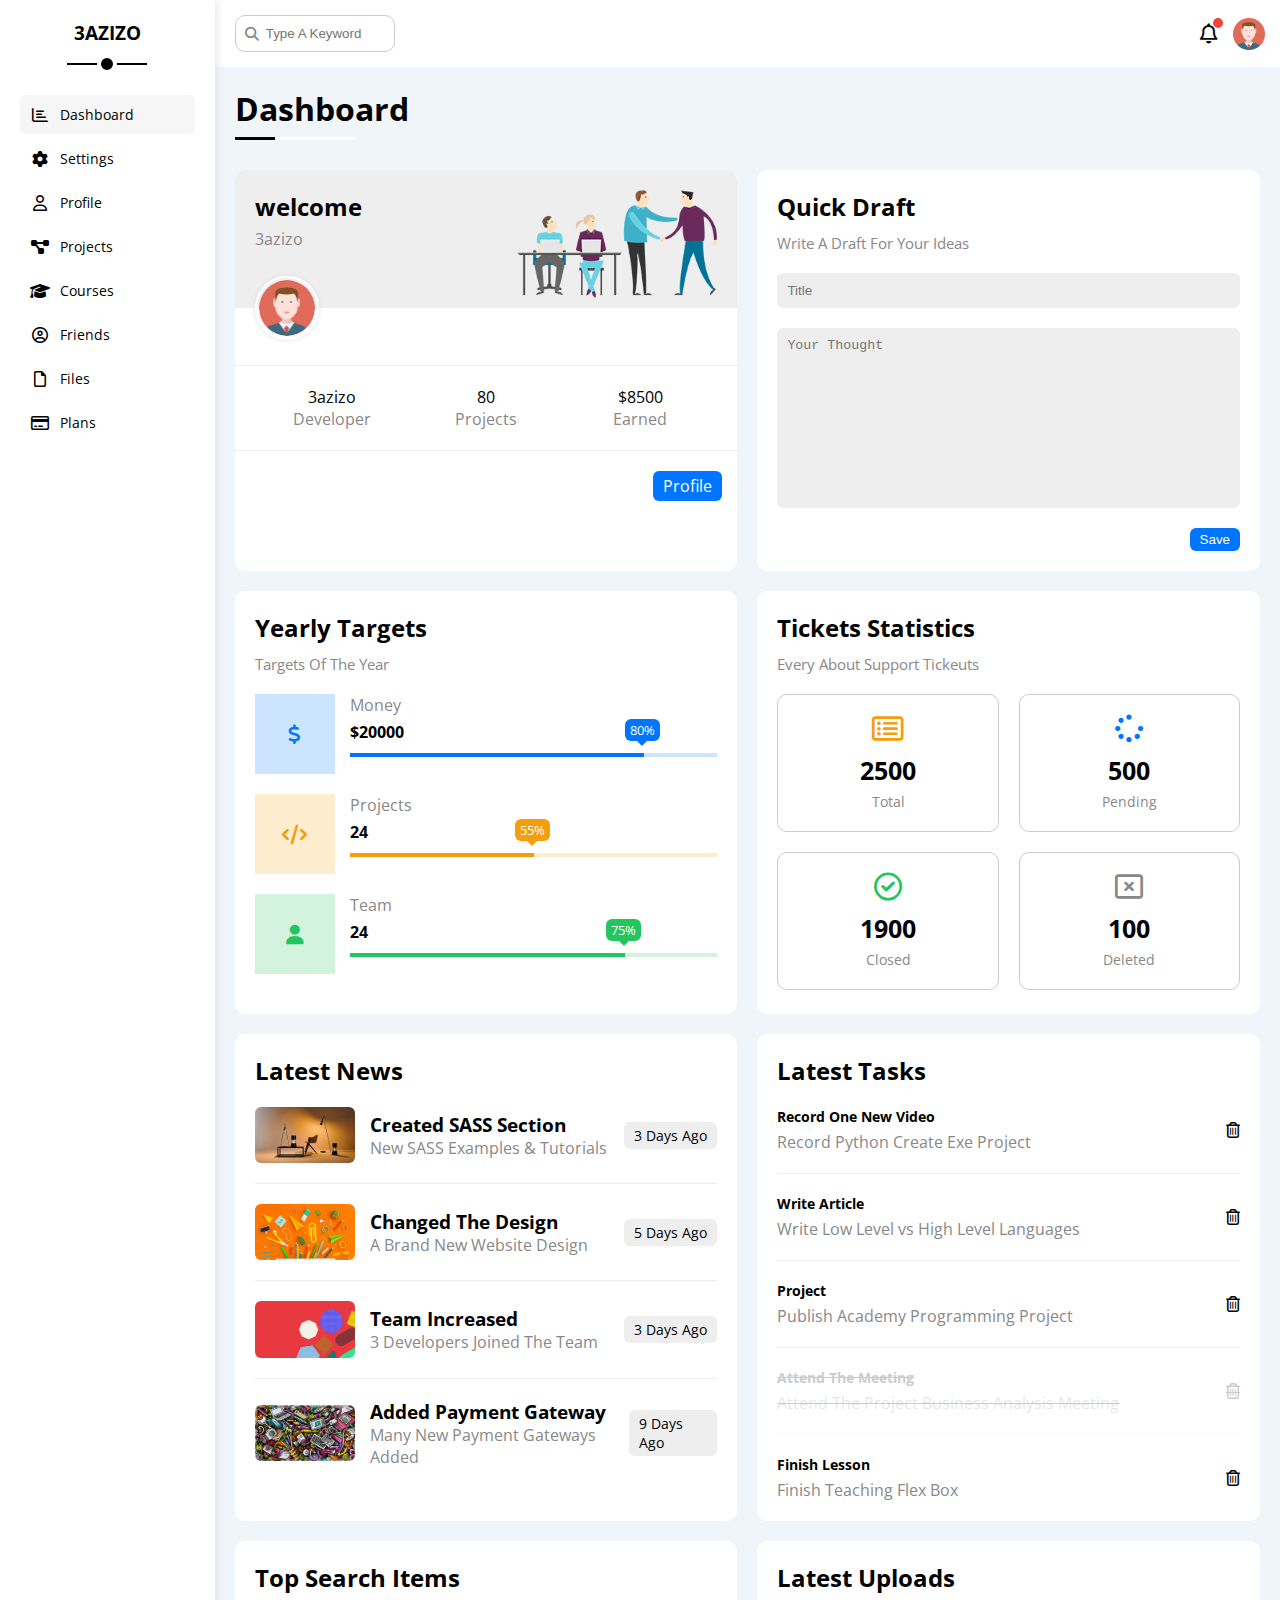
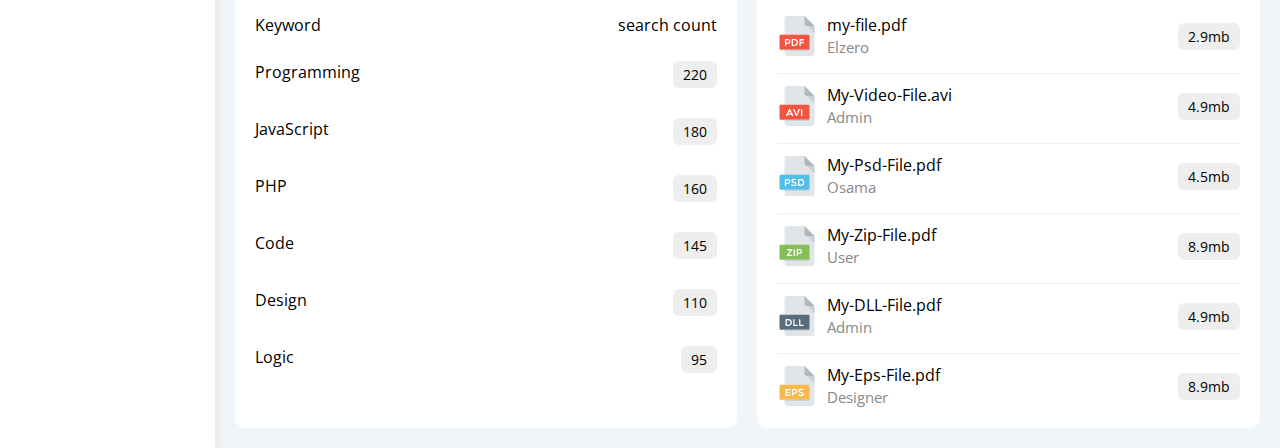
<file: index.html>
<!DOCTYPE html>
<html lang="en">

<head>
  <meta charset="UTF-8" />
  <meta http-equiv="X-UA-Compatible" content="IE=edge" />
  <meta name="viewport" content="width=device-width, initial-scale=1.0" />
  <title>Dashboard</title>
  <link rel="stylesheet" href="css/framework.css" />
  <link rel="stylesheet" href="css/all.min.css" />
  <link rel="stylesheet" href="css/style.css" />
  <link rel="preconnect" href="https://fonts.googleapis.com" />
  <link rel="preconnect" href="https://fonts.gstatic.com" crossorigin />
  <link href="https://fonts.googleapis.com/css2?family=Open+Sans:wght@300;500&display=swap" rel="stylesheet" />
</head>

<body>
  <div class="page d-flex">
    <div class="sidebar bg-white p-20 p-relative">
      <h3 class="p-relative txt-c mt-0">3AZIZO</h3>
      <ul>
        <li>
          <a class="active d-flex align-center fs-14 c-black rad-6 p-10" href="index.html">
            <i class="fa-regular fa-chart-bar fa-fw"></i>
            <span>Dashboard</span>
          </a>
        </li>
        <li>
          <a class="d-flex align-center fs-14 c-black rad-6 p-10" href="settings.html">
            <i class="fa-solid fa-gear fa-fw"></i>
            <span>Settings</span>
          </a>
        </li>
        <li>
          <a class="d-flex align-center fs-14 c-black rad-6 p-10" href="profile.html">
            <i class="fa-regular fa-user fa-fw"></i>
            <span>Profile</span>
          </a>
        </li>
        <li>
          <a class="d-flex align-center fs-14 c-black rad-6 p-10" href="projects.html">
            <i class="fa-solid fa-diagram-project fa-fw"></i>
            <span>Projects</span>
          </a>
        </li>
        <li>
          <a class="d-flex align-center fs-14 c-black rad-6 p-10" href="courses.html">
            <i class="fa-solid fa-graduation-cap fa-fw"></i>
            <span>Courses</span>
          </a>
        </li>
        <li>
          <a class="d-flex align-center fs-14 c-black rad-6 p-10" href="friends.html">
            <i class="fa-regular fa-circle-user fa-fw"></i>
            <span>Friends</span>
          </a>
        </li>
        <li>
          <a class="d-flex align-center fs-14 c-black rad-6 p-10" href="files.html">
            <i class="fa-regular fa-file fa-fw"></i>
            <span>Files</span>
          </a>
        </li>
        <li>
          <a class="d-flex align-center fs-14 c-black rad-6 p-10" href="plans.html">
            <i class="fa-regular fa-credit-card fa-fw"></i>
            <span>Plans</span>
          </a>
        </li>
      </ul>
    </div>
    <div class="content w-full over-hidden ">
      <!-- start head -->
      <div class="head bg-white p-15 between-flex">
        <div class="search p-relative">
          <input class="p-10 rad-10" type="search" placeholder="Type A Keyword">
        </div>
        <div class="icons d-flex align-center">
          <span class="p-relative notification">
            <i class="fa-regular fa-bell fa-lg"></i>
          </span>
          <img src="imgs/avatar.png" alt="avatar">
        </div>

      </div>
      <!-- end head -->
      <!-- Dashboard -->
      <h1 class="p-relative">Dashboard</h1>
      <div class="wrapper d-grid gap-20">
        <!-- welcome widget  -->
        <div class="welcome bg-white rad-10 txt-c-mobile  over-hidden">
          <div class="intro p-20 d-flex space-between bg-eee">
            <div>
              <h2 class="m-0">welcome</h2>
              <p class="c-grey mt-5">3azizo</p>
            </div>
            <img src="imgs/welcome.png" alt="welcome" class="hide-modile">
          </div>
          <img src="imgs/avatar.png" alt="avatar" class="avatar">
          <div class="body txt-c d-flex p-20 mt-20 mb-20 block-mobile">
            <div>3azizo <span class="d-block c-grey fs-14 mt-10">Developer</span></div>
            <div>80<span class="d-block c-grey fs-14 mt-10">Projects</span></div>
            <div>$8500 <span class="d-block c-grey fs-14 mt-10">Earned</span></div>
          </div>
          <a href="profile.html" class="visit d-block fs-14 c-white bg-blue w-fit btn-shape">Profile</a>
        </div>
        <!-- welcome widget  -->
        <!-- quick draft -->
        <div class="quick-draft p-20 bg-white rad-10">
          <h2 class="mt-0 mb-10 ">Quick Draft</h2>
          <p class="mt-0 mb-20 c-grey fs-15">
            Write A Draft For Your Ideas
          </p>
          <form>
            <input type="text" placeholder="Title" class="d-block mb-20 w-full p-10 b-none bg-eee rad-6">
            <textarea placeholder="Your Thought" class="d-block mb-20 w-full p-10 b-none bg-eee rad-6"></textarea>
            <input class="btn-shape save d-block fs-14 bg-blue c-white b-none w-fit" type="submit" value="Save">
          </form>
        </div>
        <!-- quick draft -->
        <!-- targets -->
        <div class="targets p-20 bg-white rad-10">
          <h2 class="mt-0 mb-10">Yearly Targets</h2>
          <p class="mt-0 mb-20  c-grey fs-15">Targets Of The Year</p>
          <div class="targets_row d-flex mb-20">
            <div class="icon_container center-flex bg-blue-20"><i class="fa-solid fa-dollar-sign fa-lg c-blue"></i>
            </div>
            <div class="info">
              <span class="c-grey fs-14 ">Money</span>
              <span class=" mt-5 mb-10 d-block fw-bold ">$20000</span>
              <div class="progress p-relative bg-blue-20 "><span class="bg-blue blue" style="width:80%"><span
                    class="bg-blue c-white ">80%</span></span></div>
            </div>
          </div>
          <div class="targets_row d-flex mb-20">
            <div class="icon_container center-flex bg-orange-20"><i class="fa-solid fa-code fa-lg c-orange"></i>
            </div>
            <div class="info">
              <span class="c-grey fs-14 ">Projects</span>
              <span class=" mt-5 mb-10 d-block fw-bold ">24</span>
              <div class="progress p-relative bg-orange-20 "><span class="bg-orange orange" style="width:50%"><span
                    class="bg-orange c-white ">55%</span></span></div>
            </div>
          </div>
          <div class="targets_row d-flex mb-20">
            <div class="icon_container center-flex bg-green-20"><i class="fa-solid fa-user fa-lg c-green"></i>
            </div>
            <div class="info">
              <span class="c-grey fs-14 ">Team</span>
              <span class=" mt-5 mb-10 d-block fw-bold ">24</span>
              <div class="progress p-relative bg-green-20 "><span class="bg-green green" style="width:75%"><span
                    class="bg-green c-white ">75%</span></span></div>
            </div>
          </div>
        </div>
        <!-- targets -->
        <!-- Tickets Statistics  -->
        <div class="p-20 bg-white rad-10 tickets">
          <h2 class="mt-0 mb-10">Tickets Statistics</h2>
          <p class="mt-0 mb-20 c-grey fs-15">Every About Support Tickeuts</p>

          <div class="statistics_container d-flex txt-c gap-20 f-wrap ">
            <div class="box p-20 rad-10 fs-13 c-grey">
              <i class="fa-regular fa-rectangle-list fa-2x mb-10 c-orange"></i>
              <span class="fs-25 d-block fw-bold mb-5 c-black ">2500</span>
              Total
            </div>

            <div class="box p-20 rad-10 fs-13 c-grey">
              <i class="fa-solid fa-spinner fa-2x mb-10 c-blue"></i>
              <span class="fs-25 d-block fw-bold mb-5 c-black ">500</span>
              Pending
            </div>

            <div class="box p-20 rad-10 fs-13 c-grey">
              <i class="fa-regular fa-circle-check fa-2x mb-10 c-green"></i>
              <span class="fs-25 d-block fw-bold mb-5 c-black ">1900</span>
              Closed
            </div>

            <div class="box p-20 rad-10 fs-13 c-grey">
              <i class="fa-regular fa-rectangle-xmark fa-2x mb-10 c-red"></i>
              <span class="fs-25 d-block fw-bold mb-5 c-black ">100</span>
              Deleted
            </div>
          </div>

        </div>
        <!-- Tickets Statistics  -->
        <!-- latest News  -->
        <div class="latest p-20 bg-white rad-10">
          <h2 class="mt-0 mb-20">Latest News</h2>

          <div class="news-row d-flex align-center">
            <img src="imgs/news-01.png" alt="news-01">
            <div class="info">
              <h3>Created SASS Section </h3>
              <p class="c-grey fs-14 m-0">New SASS Examples & Tutorials</p>
            </div>
            <div class="btn-shape bg-eee fs-13 label">3 Days Ago </div>
          </div>

          <div class="news-row d-flex align-center">
            <img src="imgs/news-02.png" alt="news-01">
            <div class="info">
              <h3>Changed The Design </h3>
              <p class="c-grey fs-14 m-0">A Brand New Website Design </p>
            </div>
            <div class="btn-shape bg-eee fs-13 label">5 Days Ago </div>
          </div>

          <div class="news-row d-flex align-center">
            <img src="imgs/news-03.png" alt="news-03">
            <div class="info">
              <h3>Team Increased </h3>
              <p class="c-grey fs-14 m-0">3 Developers Joined The Team</p>
            </div>
            <div class="btn-shape bg-eee fs-13 label">3 Days Ago </div>
          </div>

          <div class="news-row d-flex align-center">
            <img src="imgs/news-04.png" alt="news-03">
            <div class="info">
              <h3>Added Payment Gateway</h3>
              <p class="c-grey fs-14 m-0">Many New Payment Gateways Added</p>
            </div>
            <div class="btn-shape bg-eee fs-13 label">9 Days Ago </div>
          </div>

        </div>
        <!-- latest News  -->
        <!-- latest Tasks -->
        <div class="latest-tasks bg-white p-20 rad-10">
          <h2 class="mt-0 mb-20">Latest Tasks</h2>

          <div class="task-row d-flex between-flex">
            <div class="info">
              <h3 class="fs-13  mt-0 mb-5 ">Record One New Video</h3>
              <span class="c-grey fs-14">Record Python Create Exe Project</span>
            </div>
            <i class="fa-regular fa-trash-can delete"></i>
          </div>

          <div class="task-row d-flex between-flex">
            <div class="info">
              <h3 class="fs-13  mt-0 mb-5">Write Article</h3>
              <span class="c-grey fs-14">Write Low Level vs High Level Languages</span>
            </div>
            <i class="fa-regular fa-trash-can delete"></i>
          </div>

          <div class="task-row d-flex between-flex">
            <div class="info">
              <h3 class="fs-13  mt-0 mb-5"> Project</h3>
              <span class="c-grey fs-14">Publish Academy Programming Project</span>
            </div>
            <i class="fa-regular fa-trash-can delete"></i>
          </div>

          <div class="task-row d-flex between-flex end">
            <div class="info">
              <h3 class="fs-13 mt-0 mb-5">Attend The Meeting</h3>
              <span class="c-grey fs-14"> Attend The Project Business Analysis Meeting</span>
            </div>
            <i class="fa-regular fa-trash-can delete"></i>
          </div>

          <div class="task-row d-flex between-flex">
            <div class="info">
              <h3 class="fs-13  mt-0 mb-5 ">Finish Lesson</h3>
              <span class="c-grey fs-14"> Finish Teaching Flex Box</span>
            </div>
            <i class="fa-regular fa-trash-can delete"></i>
          </div>
        </div>
        <!-- latest Tasks -->
        <!-- top search items -->
        <div class="bg-white p-20 rad-10">
          <h2 class="mt-0 mb-20">Top Search Items</h2>
          <div class="items-head d-flex space-between c-gery mb-10">
            <span>Keyword</span>
            <span>search count</span>
          </div>
          <div class="items d-flex space-between pt-15 pb-15">
            <span>Programming</span>
            <span class="bg-eee fs-13 btn-shape">220</span>
          </div>
          <div class="items d-flex space-between pt-15 pb-15">
            <span>JavaScript</span>
            <span class="bg-eee btn-shape fs-13">180</span>
          </div>
          <div class="items d-flex space-between pt-15 pb-15">
            <span>PHP</span>
            <span class="bg-eee btn-shape fs-13">160</span>
          </div>
          <div class="items d-flex space-between pt-15 pb-15">
            <span>Code</span>
            <span class="bg-eee btn-shape fs-13">145</span>
          </div>
          <div class="items d-flex space-between pt-15 pb-15">
            <span>Design</span>
            <span class="bg-eee btn-shape fs-13">110</span>
          </div>
          <div class="items d-flex space-between pt-15 pb-15">
            <span>Logic</span>
            <span class="bg-eee btn-shape fs-13">95</span>
          </div>
        </div>
        <!-- top search items -->
        <div class="latest-uploads bg-white p-20 rad-10">
          <h2 class="mt-0 mb-20">Latest Uploads</h2>
          <ul class="m-0">
            <li class="between-flex pb-10 mb-10">
              <div class="d-flex align-center">
                <img class="mr-10" src="imgs/pdf.svg" alt="" />
                <div>
                  <span class="d-block">my-file.pdf</span>
                  <span class="fs-15 c-grey">Elzero</span>
                </div>
              </div>
              <div class="bg-eee btn-shape fs-13">2.9mb</div>
            </li>
            <li class="between-flex pb-10 mb-10">
              <div class="d-flex align-center">
                <img class="mr-10" src="imgs/avi.svg" alt="" />
                <div>
                  <span class="d-block">My-Video-File.avi</span>
                  <span class="fs-15 c-grey">Admin</span>
                </div>
              </div>
              <div class="bg-eee btn-shape fs-13">4.9mb</div>
            </li>
            <li class="between-flex pb-10 mb-10">
              <div class="d-flex align-center">
                <img class="mr-10" src="imgs/psd.svg" alt="" />
                <div>
                  <span class="d-block">My-Psd-File.pdf</span>
                  <span class="fs-15 c-grey">Osama</span>
                </div>
              </div>
              <div class="bg-eee btn-shape fs-13">4.5mb</div>
            </li>
            <li class="between-flex pb-10 mb-10">
              <div class="d-flex align-center">
                <img class="mr-10" src="imgs/zip.svg" alt="" />
                <div>
                  <span class="d-block">My-Zip-File.pdf</span>
                  <span class="fs-15 c-grey">User</span>
                </div>
              </div>
              <div class="bg-eee btn-shape fs-13">8.9mb</div>
            </li>
            <li class="between-flex pb-10 mb-10">
              <div class="d-flex align-center">
                <img class="mr-10" src="imgs/dll.svg" alt="" />
                <div>
                  <span class="d-block">My-DLL-File.pdf</span>
                  <span class="fs-15 c-grey">Admin</span>
                </div>
              </div>
              <div class="bg-eee btn-shape fs-13">4.9mb</div>
            </li>
            <li class="between-flex">
              <div class="d-flex align-center">
                <img class="mr-10" src="imgs/eps.svg" alt="" />
                <div>
                  <span class="d-block">My-Eps-File.pdf</span>
                  <span class="fs-15 c-grey">Designer</span>
                </div>
              </div>
              <div class="bg-eee btn-shape fs-13">8.9mb</div>
            </li>
          </ul>
        </div>
      </div>
      <!-- Dashboard -->
    </div>
  </div>
</body>

</html>
</file>
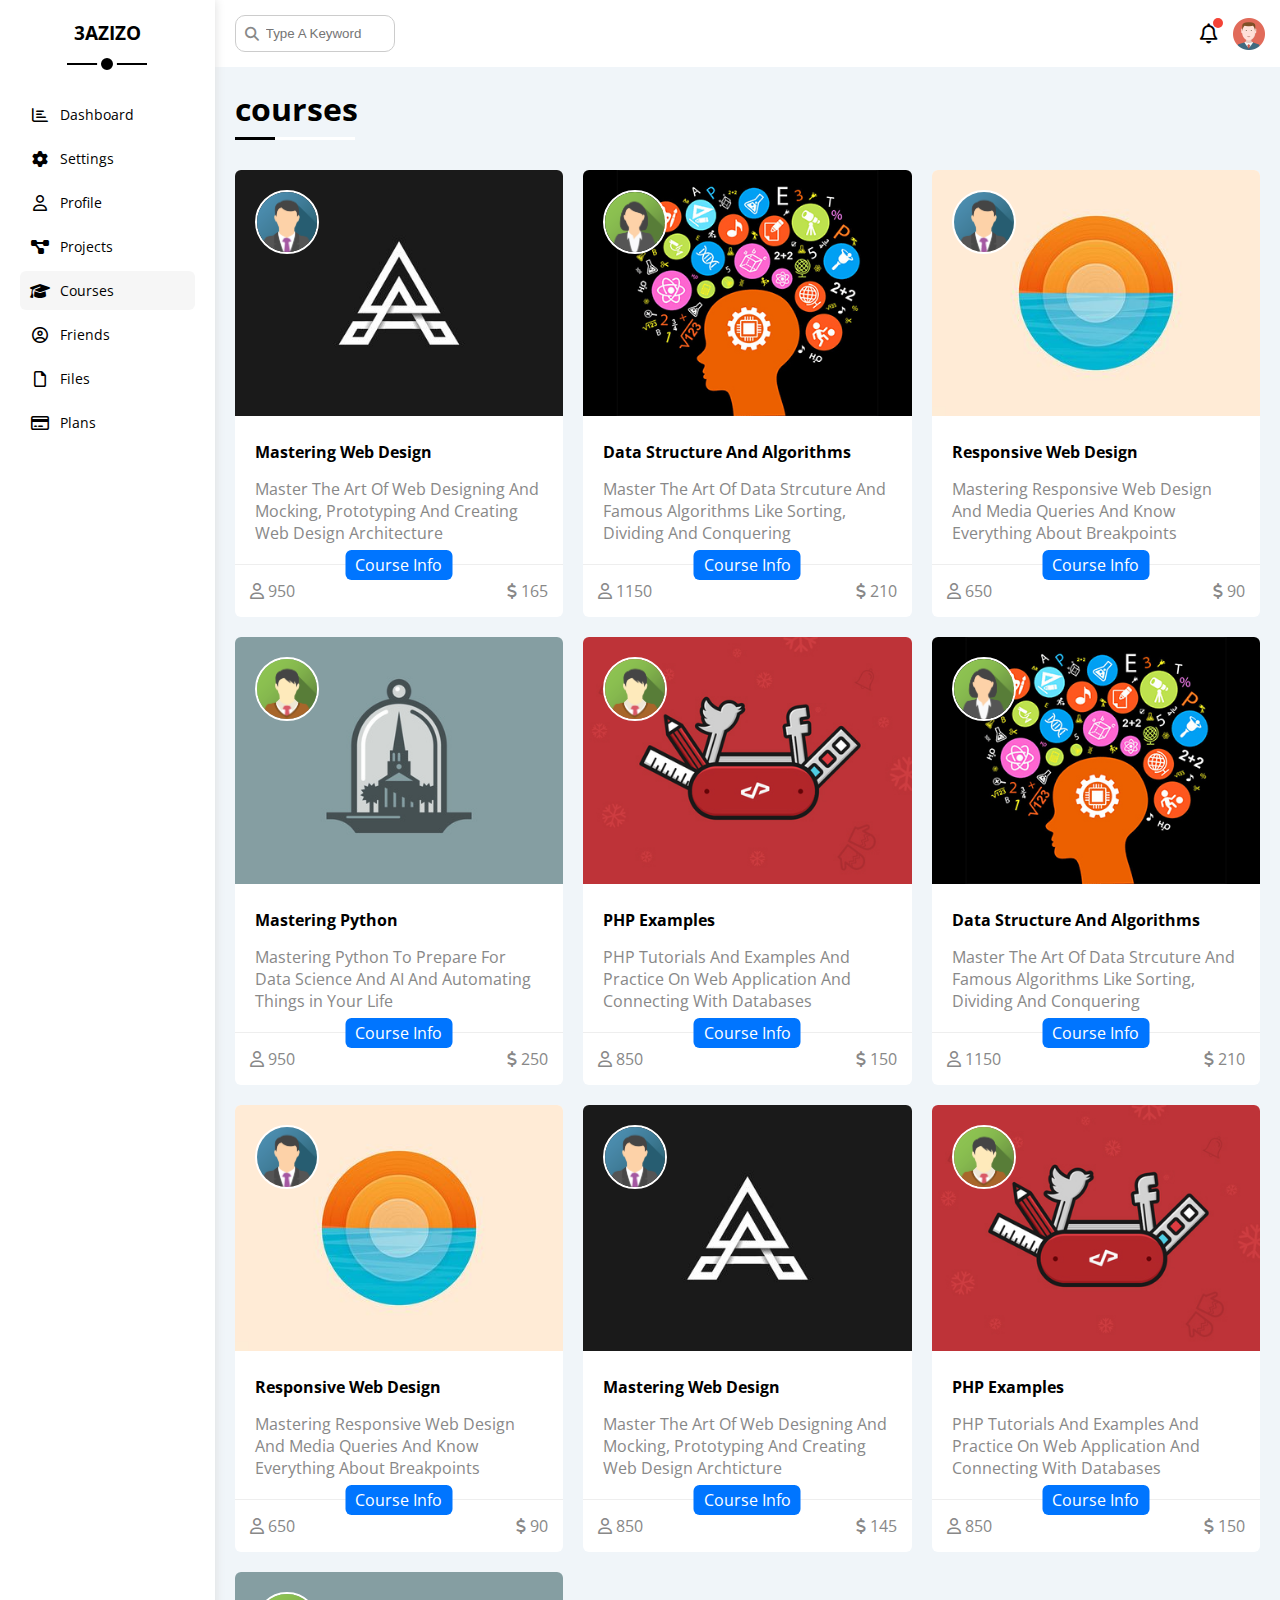
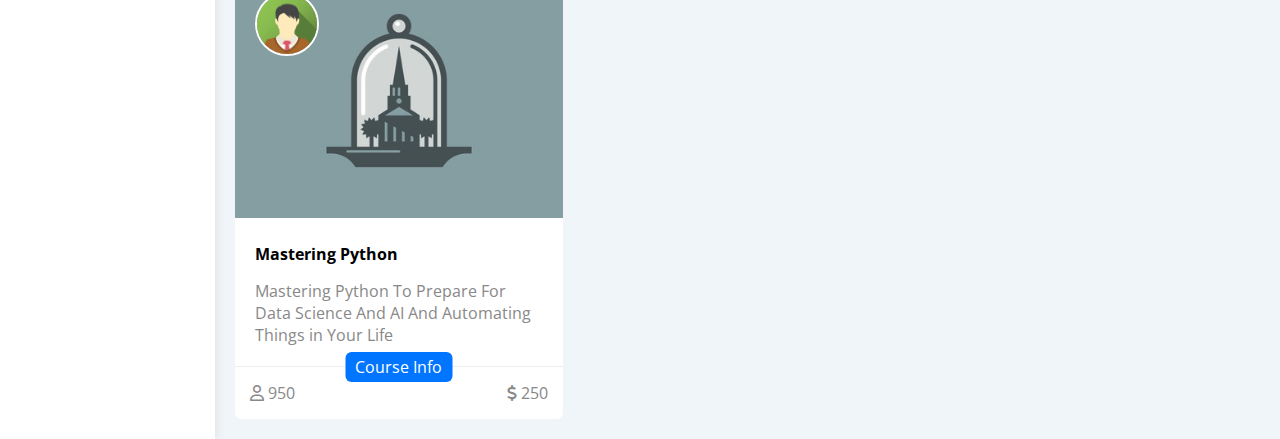
<file: courses.html>
<!DOCTYPE html>
<html lang="en">

<head>
    <meta charset="UTF-8" />
    <meta http-equiv="X-UA-Compatible" content="IE=edge" />
    <meta name="viewport" content="width=device-width, initial-scale=1.0" />
    <title>courses</title>
    <link rel="stylesheet" href="css/framework.css" />
    <link rel="stylesheet" href="css/all.min.css" />
    <link rel="stylesheet" href="css/style.css" />
    <link rel="preconnect" href="https://fonts.googleapis.com" />
    <link rel="preconnect" href="https://fonts.gstatic.com" crossorigin />
    <link href="https://fonts.googleapis.com/css2?family=Open+Sans:wght@300;500&display=swap" rel="stylesheet" />
</head>

<body>
    <div class="page d-flex">
        <div class="sidebar bg-white p-20 p-relative">
            <h3 class="p-relative txt-c mt-0">3AZIZO</h3>
            <ul>
                <li>
                    <a class=" d-flex align-center fs-14 c-black rad-6 p-10" href="index.html">
                        <i class="fa-regular fa-chart-bar fa-fw"></i>
                        <span>Dashboard</span>
                    </a>
                </li>
                <li>
                    <a class=" d-flex align-center fs-14 c-black rad-6 p-10" href="settings.html">
                        <i class="fa-solid fa-gear fa-fw"></i>
                        <span>Settings</span>
                    </a>
                </li>
                <li>
                    <a class="d-flex align-center fs-14 c-black rad-6 p-10" href="profile.html">
                        <i class="fa-regular fa-user fa-fw"></i>
                        <span>Profile</span>
                    </a>
                </li>
                <li>
                    <a class="d-flex align-center fs-14 c-black rad-6 p-10" href="projects.html">
                        <i class="fa-solid fa-diagram-project fa-fw"></i>
                        <span>Projects</span>
                    </a>
                </li>
                <li>
                    <a class="active d-flex align-center fs-14 c-black rad-6 p-10" href="courses.html">
                        <i class="fa-solid fa-graduation-cap fa-fw"></i>
                        <span>Courses</span>
                    </a>
                </li>
                <li>
                    <a class="d-flex align-center fs-14 c-black rad-6 p-10" href="friends.html">
                        <i class="fa-regular fa-circle-user fa-fw"></i>
                        <span>Friends</span>
                    </a>
                </li>
                <li>
                    <a class="d-flex align-center fs-14 c-black rad-6 p-10" href="files.html">
                        <i class="fa-regular fa-file fa-fw"></i>
                        <span>Files</span>
                    </a>
                </li>
                <li>
                    <a class="d-flex align-center fs-14 c-black rad-6 p-10" href="plans.html">
                        <i class="fa-regular fa-credit-card fa-fw"></i>
                        <span>Plans</span>
                    </a>
                </li>
            </ul>
        </div>
        <div class="content w-full over-hidden ">
            <!-- start head -->
            <div class="head bg-white p-15 between-flex">
                <div class="search p-relative">
                    <input class="p-10 rad-10" type="search" placeholder="Type A Keyword">
                </div>
                <div class="icons d-flex align-center">
                    <span class="p-relative notification">
                        <i class="fa-regular fa-bell fa-lg"></i>
                    </span>
                    <img src="imgs/avatar.png" alt="avatar">
                </div>

            </div>
            <!-- end head -->
            <!-- courses -->
            <h1 class="p-relative">courses</h1>
            <div class="courses-page d-grid gap-20 m-20">
                <div class="course bg-white rad-6 p-relative">
                    <img class="cover" src="imgs/course-01.jpg" alt="">
                    <img class="instructor" src="imgs/team-01.png" alt="">
                    <div class="p-20">
                        <h4 class="m-0">Mastering Web Design</h4>
                        <p class="description c-grey mt-15 fs-14">Master The Art Of Web Designing And Mocking,
                            Prototyping And Creating Web
                            Design Architecture</p>
                    </div>
                    <div class="info p-15 p-relative between-flex">
                        <span class="title bg-blue c-white btn-shape">Course Info</span>
                        <span class="c-grey">
                            <i class="fa-regular fa-user"></i>
                            950
                        </span>
                        <span class="c-grey">
                            <i class="fa-solid fa-dollar-sign"></i>
                            165
                        </span>
                    </div>
                </div>
                <div class="course bg-white rad-6 p-relative">
                    <img class="cover" src="imgs/course-02.jpg" alt="" />
                    <img class="instructor" src="imgs/team-02.png" alt="" />
                    <div class="p-20">
                        <h4 class="m-0">Data Structure And Algorithms</h4>
                        <p class="description c-grey mt-15 fs-14">
                            Master The Art Of Data Strcuture And Famous Algorithms Like Sorting, Dividing And Conquering
                        </p>
                    </div>
                    <div class="info p-15 p-relative between-flex">
                        <span class="title bg-blue c-white btn-shape">Course Info</span>
                        <span class="c-grey"> <i class="fa-regular fa-user"></i> 1150</span>
                        <span class="c-grey"><i class="fa-solid fa-dollar-sign"></i> 210</span>
                    </div>
                </div>
                <div class="course bg-white rad-6 p-relative">
                    <img class="cover" src="imgs/course-03.jpg" alt="" />
                    <img class="instructor" src="imgs/team-01.png" alt="" />
                    <div class="p-20">
                        <h4 class="m-0">Responsive Web Design</h4>
                        <p class="description c-grey mt-15 fs-14">
                            Mastering Responsive Web Design And Media Queries And Know Everything About Breakpoints
                        </p>
                    </div>
                    <div class="info p-15 p-relative between-flex">
                        <span class="title bg-blue c-white btn-shape">Course Info</span>
                        <span class="c-grey"> <i class="fa-regular fa-user"></i> 650</span>
                        <span class="c-grey"><i class="fa-solid fa-dollar-sign"></i> 90</span>
                    </div>
                </div>
                <div class="course bg-white rad-6 p-relative">
                    <img class="cover" src="imgs/course-04.jpg" alt="" />
                    <img class="instructor" src="imgs/team-03.png" alt="" />
                    <div class="p-20">
                        <h4 class="m-0">Mastering Python</h4>
                        <p class="description c-grey mt-15 fs-14">
                            Mastering Python To Prepare For Data Science And AI And Automating Things in Your Life
                        </p>
                    </div>
                    <div class="info p-15 p-relative between-flex">
                        <span class="title bg-blue c-white btn-shape">Course Info</span>
                        <span class="c-grey"> <i class="fa-regular fa-user"></i> 950</span>
                        <span class="c-grey"><i class="fa-solid fa-dollar-sign"></i> 250</span>
                    </div>
                </div>
                <div class="course bg-white rad-6 p-relative">
                    <img class="cover" src="imgs/course-05.jpg" alt="" />
                    <img class="instructor" src="imgs/team-03.png" alt="" />
                    <div class="p-20">
                        <h4 class="m-0">PHP Examples</h4>
                        <p class="description c-grey mt-15 fs-14">
                            PHP Tutorials And Examples And Practice On Web Application And Connecting With Databases
                        </p>
                    </div>
                    <div class="info p-15 p-relative between-flex">
                        <span class="title bg-blue c-white btn-shape">Course Info</span>
                        <span class="c-grey"> <i class="fa-regular fa-user"></i> 850</span>
                        <span class="c-grey"><i class="fa-solid fa-dollar-sign"></i> 150</span>
                    </div>
                </div>
                <div class="course bg-white rad-6 p-relative">
                    <img class="cover" src="imgs/course-02.jpg" alt="" />
                    <img class="instructor" src="imgs/team-02.png" alt="" />
                    <div class="p-20">
                        <h4 class="m-0">Data Structure And Algorithms</h4>
                        <p class="description c-grey mt-15 fs-14">
                            Master The Art Of Data Strcuture And Famous Algorithms Like Sorting, Dividing And Conquering
                        </p>
                    </div>
                    <div class="info p-15 p-relative between-flex">
                        <span class="title bg-blue c-white btn-shape">Course Info</span>
                        <span class="c-grey"> <i class="fa-regular fa-user"></i> 1150</span>
                        <span class="c-grey"><i class="fa-solid fa-dollar-sign"></i> 210</span>
                    </div>
                </div>
                <div class="course bg-white rad-6 p-relative">
                    <img class="cover" src="imgs/course-03.jpg" alt="" />
                    <img class="instructor" src="imgs/team-01.png" alt="" />
                    <div class="p-20">
                        <h4 class="m-0">Responsive Web Design</h4>
                        <p class="description c-grey mt-15 fs-14">
                            Mastering Responsive Web Design And Media Queries And Know Everything About Breakpoints
                        </p>
                    </div>
                    <div class="info p-15 p-relative between-flex">
                        <span class="title bg-blue c-white btn-shape">Course Info</span>
                        <span class="c-grey"> <i class="fa-regular fa-user"></i> 650</span>
                        <span class="c-grey"><i class="fa-solid fa-dollar-sign"></i> 90</span>
                    </div>
                </div>
                <div class="course bg-white rad-6 p-relative">
                    <img class="cover" src="imgs/course-01.jpg" alt="" />
                    <img class="instructor" src="imgs/team-01.png" alt="" />
                    <div class="p-20">
                        <h4 class="m-0">Mastering Web Design</h4>
                        <p class="description c-grey mt-15 fs-14">
                            Master The Art Of Web Designing And Mocking, Prototyping And Creating Web Design Archticture
                        </p>
                    </div>
                    <div class="info p-15 p-relative between-flex">
                        <span class="title bg-blue c-white btn-shape">Course Info</span>
                        <span class="c-grey"> <i class="fa-regular fa-user"></i> 850</span>
                        <span class="c-grey"><i class="fa-solid fa-dollar-sign"></i> 145</span>
                    </div>
                </div>
                <div class="course bg-white rad-6 p-relative">
                    <img class="cover" src="imgs/course-05.jpg" alt="" />
                    <img class="instructor" src="imgs/team-03.png" alt="" />
                    <div class="p-20">
                        <h4 class="m-0">PHP Examples</h4>
                        <p class="description c-grey mt-15 fs-14">
                            PHP Tutorials And Examples And Practice On Web Application And Connecting With Databases
                        </p>
                    </div>
                    <div class="info p-15 p-relative between-flex">
                        <span class="title bg-blue c-white btn-shape">Course Info</span>
                        <span class="c-grey"> <i class="fa-regular fa-user"></i> 850</span>
                        <span class="c-grey"><i class="fa-solid fa-dollar-sign"></i> 150</span>
                    </div>
                </div>
                <div class="course bg-white rad-6 p-relative">
                    <img class="cover" src="imgs/course-04.jpg" alt="" />
                    <img class="instructor" src="imgs/team-03.png" alt="" />
                    <div class="p-20">
                        <h4 class="m-0">Mastering Python</h4>
                        <p class="description c-grey mt-15 fs-14">
                            Mastering Python To Prepare For Data Science And AI And Automating Things in Your Life
                        </p>
                    </div>
                    <div class="info p-15 p-relative between-flex">
                        <span class="title bg-blue c-white btn-shape">Course Info</span>
                        <span class="c-grey"> <i class="fa-regular fa-user"></i> 950</span>
                        <span class="c-grey"><i class="fa-solid fa-dollar-sign"></i> 250</span>
                    </div>
                </div>
            </div>
        </div>
    </div>
</body>

</html>
</file>
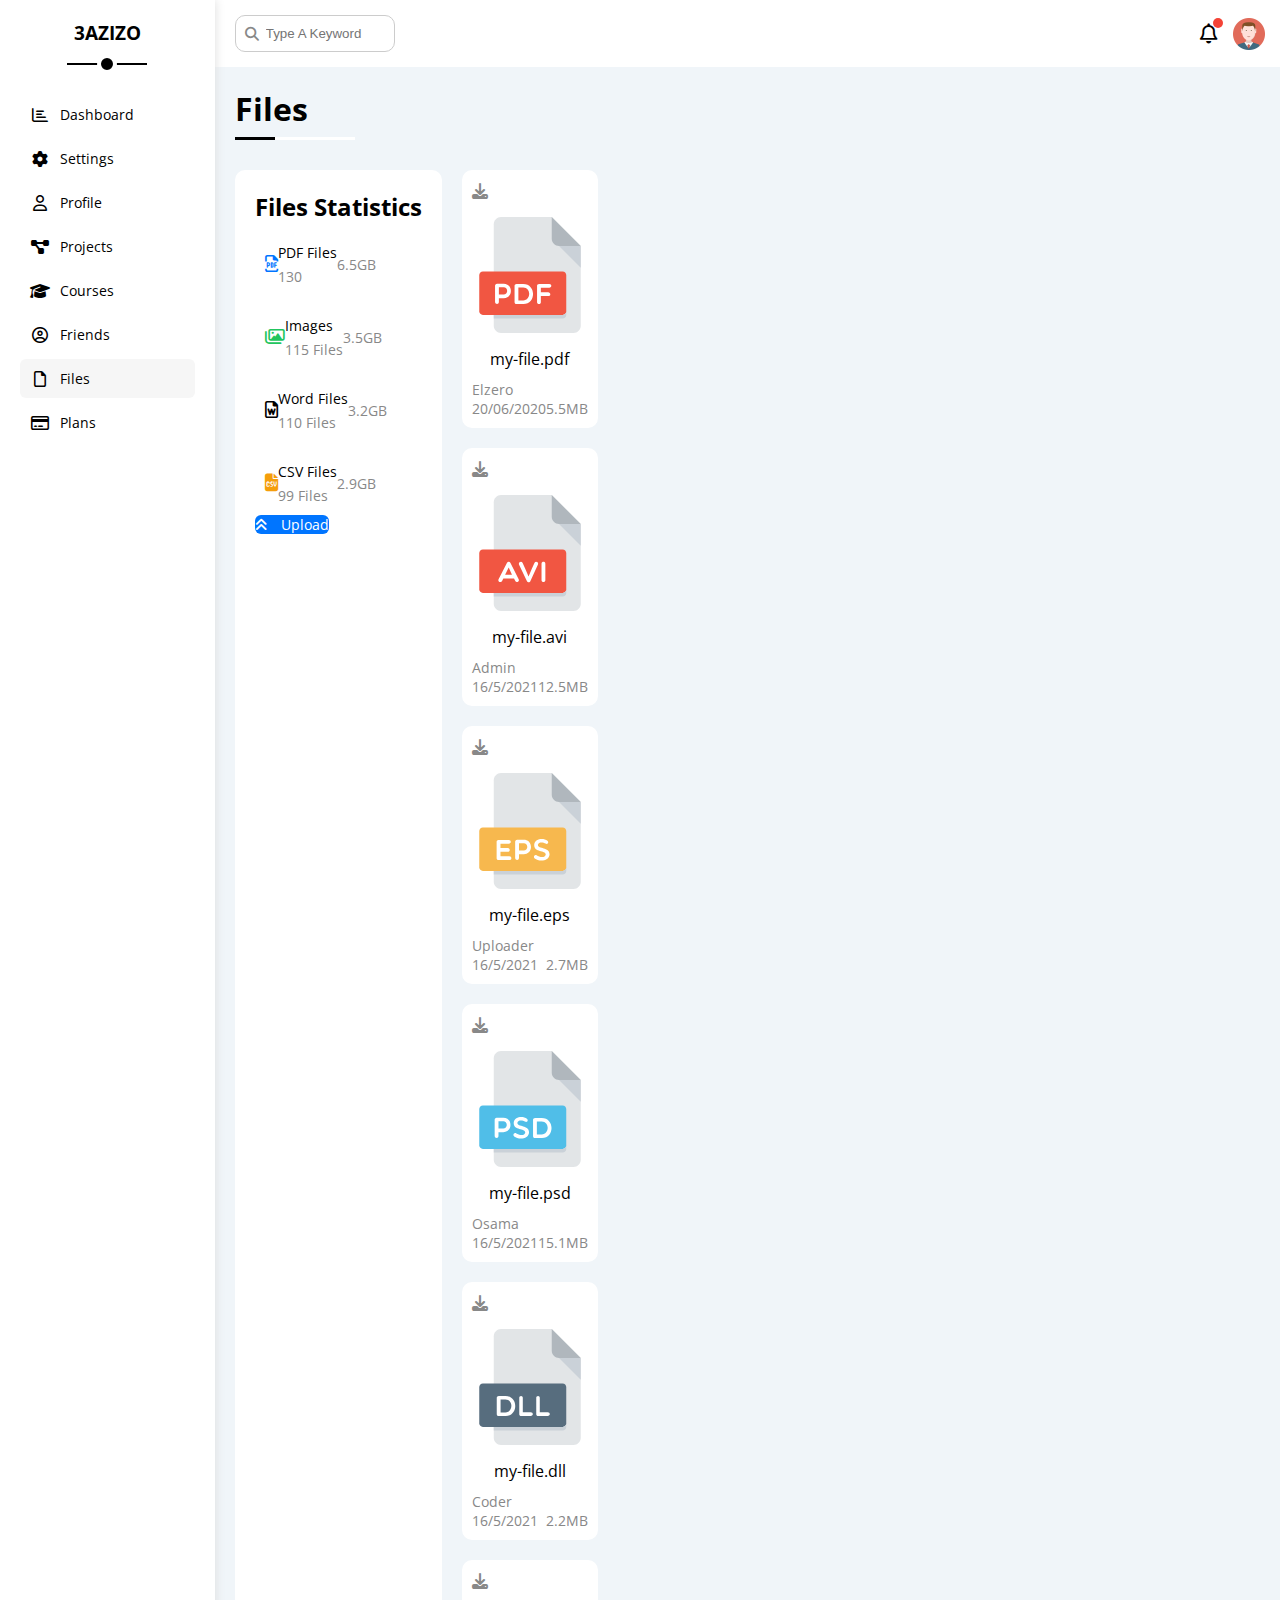
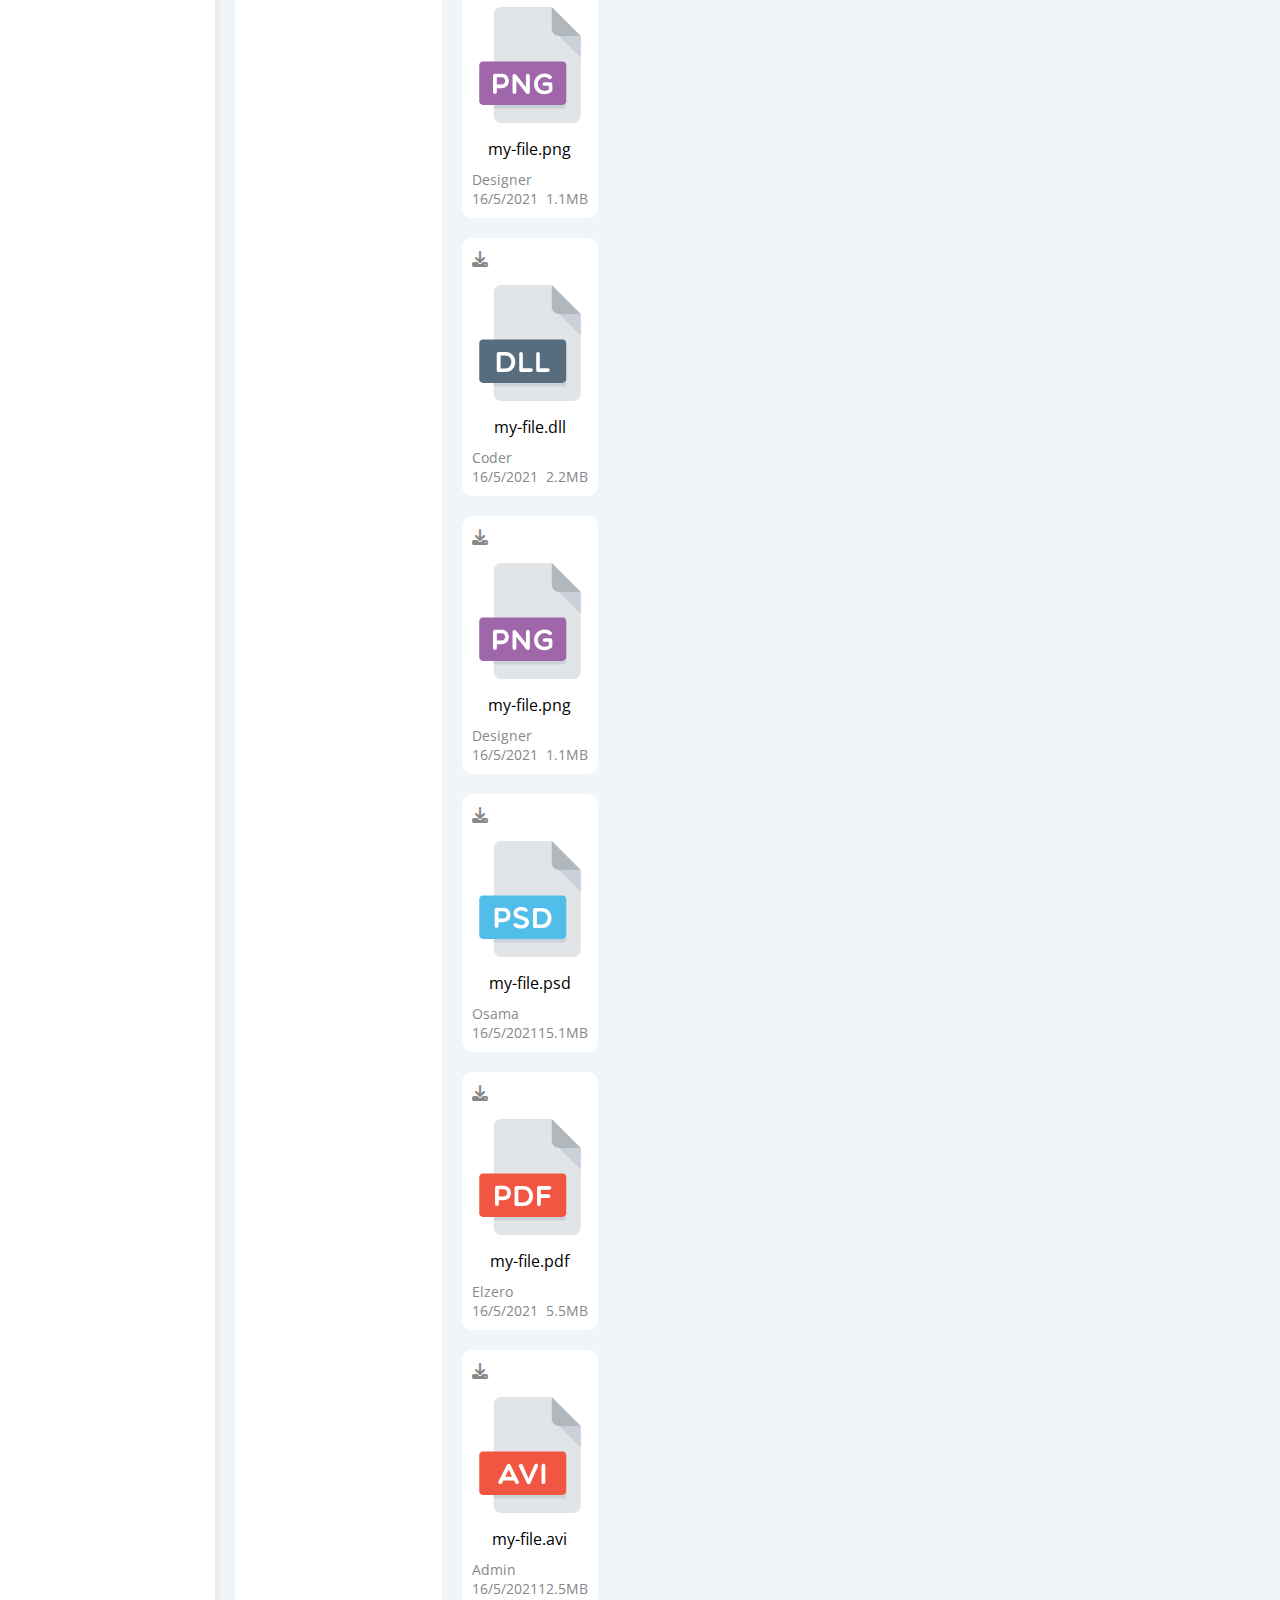
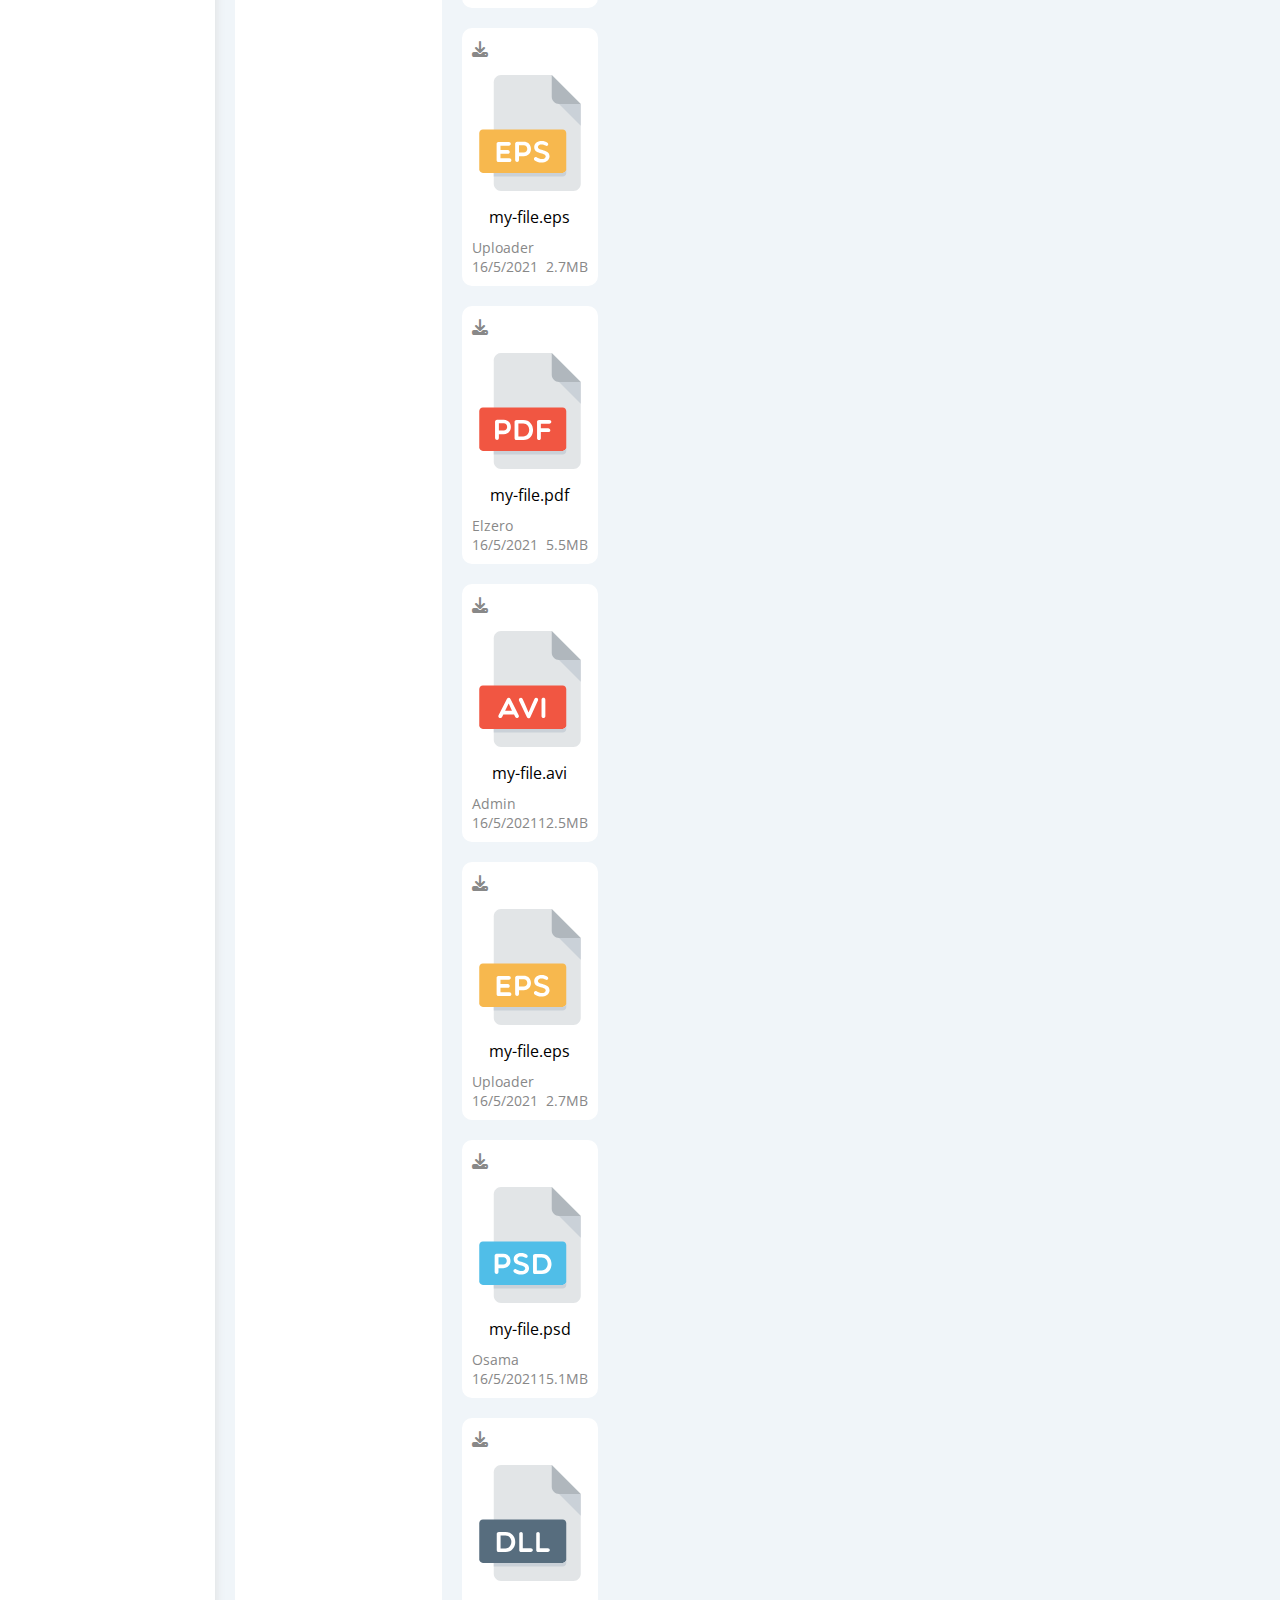
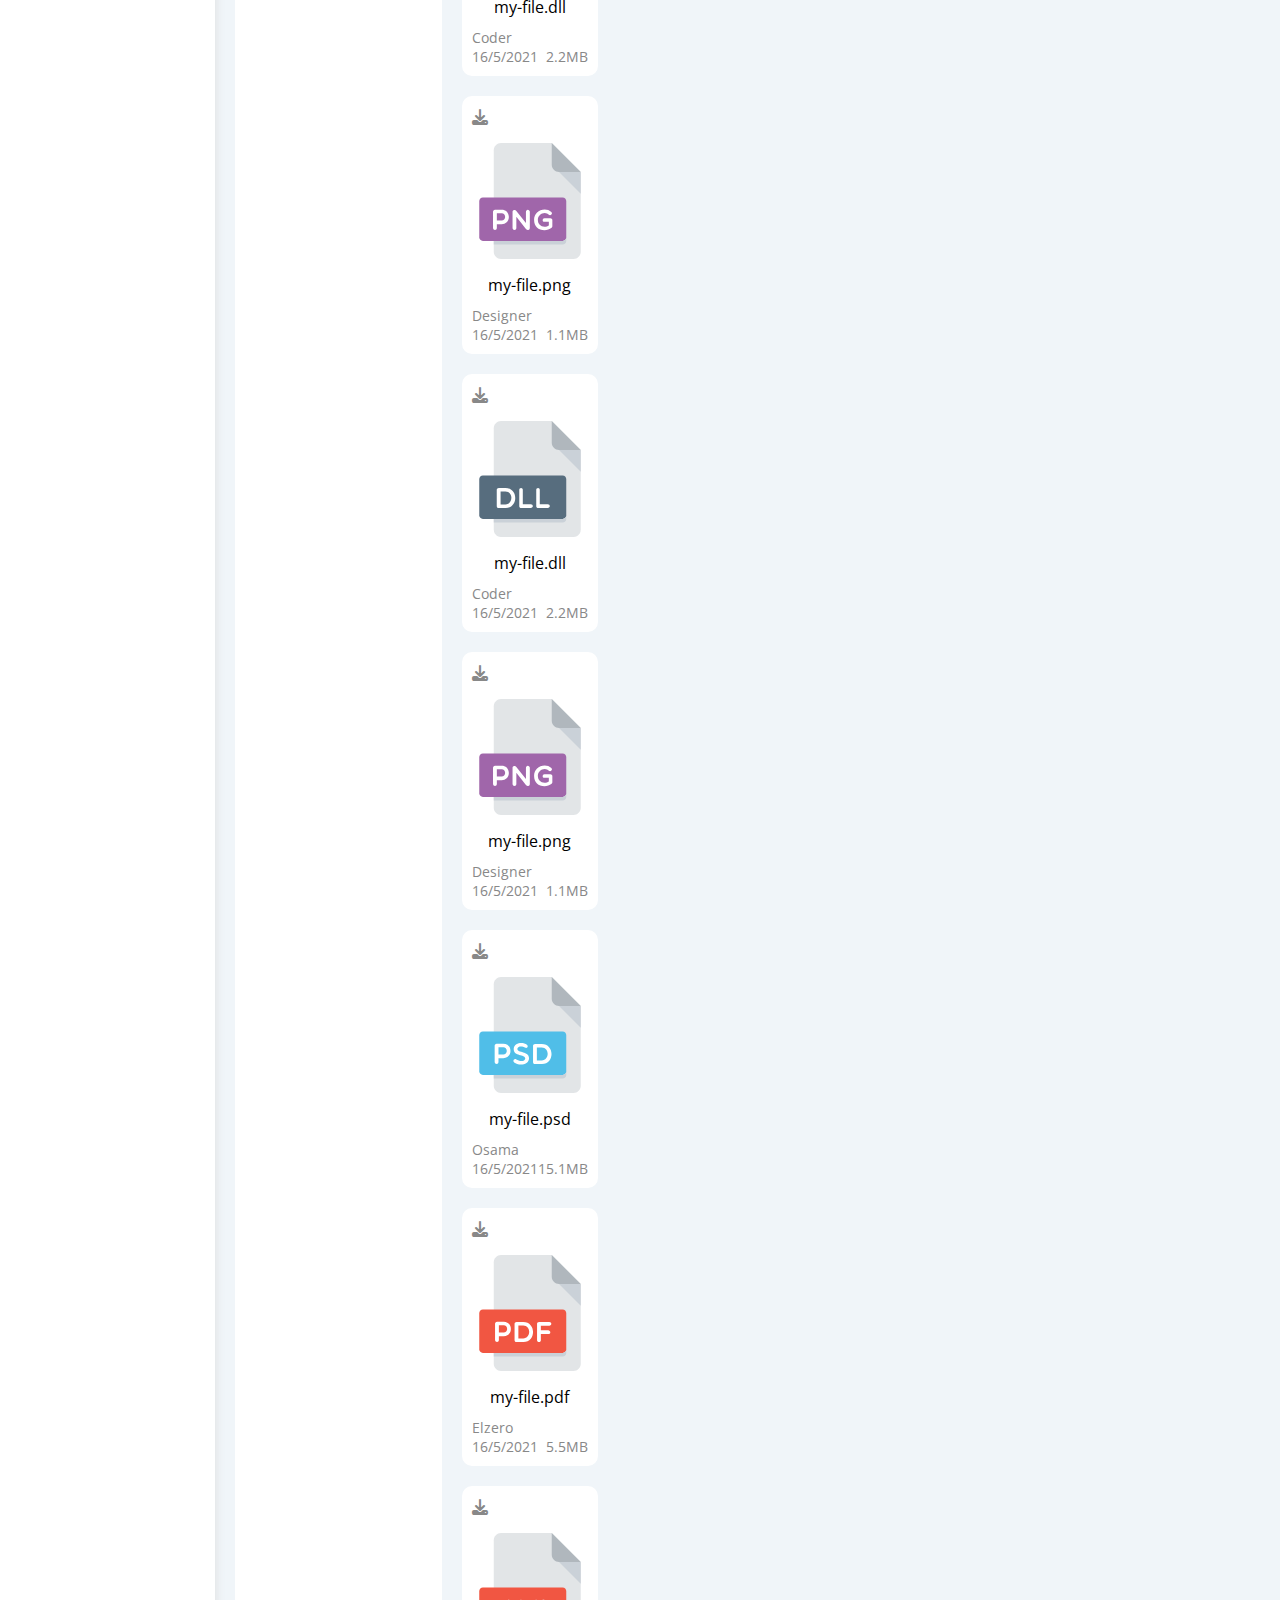
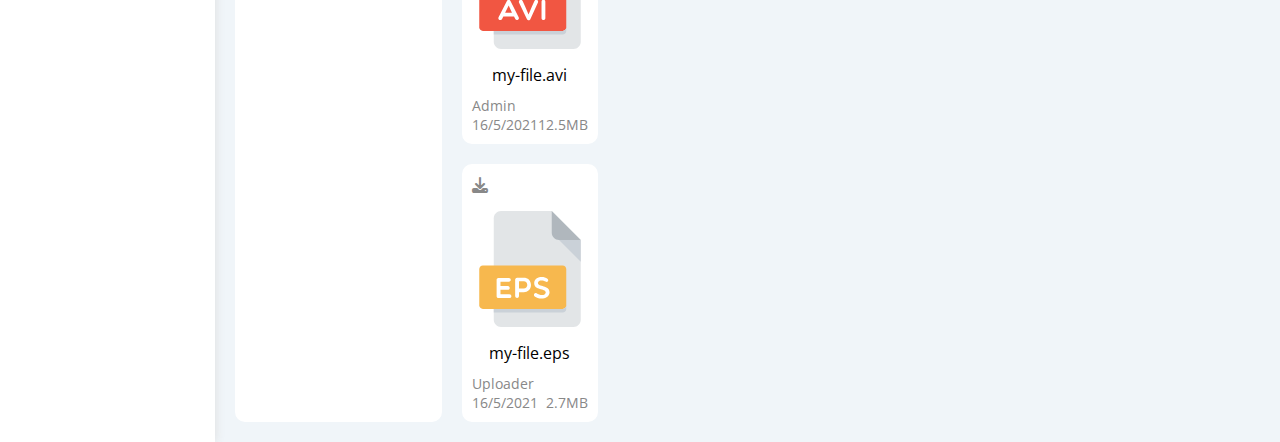
<file: files.html>
<!DOCTYPE html>
<html lang="en">

<head>
    <meta charset="UTF-8" />
    <meta http-equiv="X-UA-Compatible" content="IE=edge" />
    <meta name="viewport" content="width=device-width, initial-scale=1.0" />
    <title>Files</title>
    <link rel="stylesheet" href="css/framework.css" />
    <link rel="stylesheet" href="css/all.min.css" />
    <link rel="stylesheet" href="css/style.css" />
    <link rel="preconnect" href="https://fonts.googleapis.com" />
    <link rel="preconnect" href="https://fonts.gstatic.com" crossorigin />
    <link href="https://fonts.googleapis.com/css2?family=Open+Sans:wght@300;500&display=swap" rel="stylesheet" />
</head>

<body>
    <div class="page d-flex">
        <div class="sidebar bg-white p-20 p-relative">
            <h3 class="p-relative txt-c mt-0">3AZIZO</h3>
            <ul>
                <li>
                    <a class=" d-flex align-center fs-14 c-black rad-6 p-10" href="index.html">
                        <i class="fa-regular fa-chart-bar fa-fw"></i>
                        <span>Dashboard</span>
                    </a>
                </li>
                <li>
                    <a class=" d-flex align-center fs-14 c-black rad-6 p-10" href="settings.html">
                        <i class="fa-solid fa-gear fa-fw"></i>
                        <span>Settings</span>
                    </a>
                </li>
                <li>
                    <a class="d-flex align-center fs-14 c-black rad-6 p-10" href="profile.html">
                        <i class="fa-regular fa-user fa-fw"></i>
                        <span>Profile</span>
                    </a>
                </li>
                <li>
                    <a class="d-flex align-center fs-14 c-black rad-6 p-10" href="projects.html">
                        <i class="fa-solid fa-diagram-project fa-fw"></i>
                        <span>Projects</span>
                    </a>
                </li>
                <li>
                    <a class="d-flex align-center fs-14 c-black rad-6 p-10" href="courses.html">
                        <i class="fa-solid fa-graduation-cap fa-fw"></i>
                        <span>Courses</span>
                    </a>
                </li>
                <li>
                    <a class="d-flex align-center fs-14 c-black rad-6 p-10" href="friends.html">
                        <i class="fa-regular fa-circle-user fa-fw"></i>
                        <span>Friends</span>
                    </a>
                </li>
                <li>
                    <a class="active d-flex align-center fs-14 c-black rad-6 p-10" href="files.html">
                        <i class="fa-regular fa-file fa-fw"></i>
                        <span>Files</span>
                    </a>
                </li>
                <li>
                    <a class="d-flex align-center fs-14 c-black rad-6 p-10" href="plans.html">
                        <i class="fa-regular fa-credit-card fa-fw"></i>
                        <span>Plans</span>
                    </a>
                </li>
            </ul>
        </div>
        <div class="content w-full over-hidden ">
            <!-- start head -->
            <div class="head bg-white p-15 between-flex">
                <div class="search p-relative">
                    <input class="p-10 rad-10" type="search" placeholder="Type A Keyword">
                </div>
                <div class="icons d-flex align-center">
                    <span class="p-relative notification">
                        <i class="fa-regular fa-bell fa-lg"></i>
                    </span>
                    <img src="imgs/avatar.png" alt="avatar">
                </div>

            </div>
            <!-- end head -->
            <!-- Files -->
            <h1 class="p-relative">Files</h1>
            <div class="files-page d-flex m-20 gap-20">
                <div class="files-stats p-20 bg-white rad-10">
                    <h2 class="mt-0 mb-15 txt-c-mobile">Files Statistics</h2>
                    <div class="d-flex align-center border-eee p-10 rad-6 mb-15 fs-13">
                        <i class="fa-regular fa-file-pdf fa-lg blue center-flex c-blue icon"></i>
                        <div class="info">
                            <span>PDF Files</span>
                            <span class="c-grey d-block mt-5">130</span>
                        </div>
                        <div class="size c-grey">6.5GB</div>
                    </div>
                    <div class="d-flex align-center border-eee p-10 rad-6 mb-15 fs-13">
                        <i class="fa-regular fa-images fa-lg green center-flex c-green icon"></i>
                        <div class="info">
                            <span>Images</span>
                            <span class="c-grey d-block mt-5">115 Files</span>
                        </div>
                        <div class="size c-grey">3.5GB</div>
                    </div>
                    <div class="d-flex align-center border-eee p-10 rad-6 mb-15 fs-13">
                        <i class="fa-regular fa-file-word fa-lg red center-flex c-red icon"></i>
                        <div class="info">
                            <span>Word Files</span>
                            <span class="c-grey d-block mt-5">110 Files</span>
                        </div>
                        <div class="size c-grey">3.2GB</div>
                    </div>
                    <div class="d-flex align-center border-eee p-10 rad-6 fs-13">
                        <i class="fa-solid fa-file-csv fa-lg orange center-flex c-orange icon"></i>
                        <div class="info">
                            <span>CSV Files</span>
                            <span class="c-grey d-block mt-5">99 Files</span>
                        </div>
                        <div class="size c-grey">2.9GB</div>
                    </div>
                    <a class="upload bg-blue  c-white fs-13 rad-6 d-block w-fit" href="#">
                        <i class="fa-solid fa-angles-up mr-10"></i>
                        Upload
                    </a>
                </div>
                <div class="files-content d-grid gap-20">
                    <div class="file bg-white p-10 rad-10">
                        <i class="fa-solid fa-download c-grey p-absolute"></i>
                        <div class="icon txt-c">
                            <img class="mt-15 mb-15" src="imgs/pdf.svg" alt="">
                        </div>
                        <div class="txt-c mb-10 fs-14">my-file.pdf</div>
                        <p class="c-grey fs-13">Elzero</p>
                        <div class="info between-flex mt-10 pt-10 fs-13 c-grey">
                            <span>20/06/2020</span>
                            <span>5.5MB</span>
                        </div>
                    </div>
                    <div class="file bg-white p-10 rad-10">
                        <i class="fa-solid fa-download c-grey p-absolute"></i>
                        <div class="icon txt-c">
                            <img class="mt-15 mb-15" src="imgs/avi.svg" alt="">
                        </div>
                        <div class="txt-c mb-10 fs-14">my-file.avi</div>
                        <p class="c-grey fs-13">Admin</p>
                        <div class="info between-flex mt-10 pt-10 fs-13 c-grey">
                            <span>16/5/2021</span>
                            <span>12.5MB</span>
                        </div>
                    </div>
                    <div class="file bg-white p-10 rad-10">
                        <i class="fa-solid fa-download c-grey p-absolute"></i>
                        <div class="icon txt-c">
                            <img class="mt-15 mb-15" src="imgs/eps.svg" alt="">
                        </div>
                        <div class="txt-c mb-10 fs-14">my-file.eps</div>
                        <p class="c-grey fs-13">Uploader</p>
                        <div class="info between-flex mt-10 pt-10 fs-13 c-grey">
                            <span>16/5/2021</span>
                            <span>2.7MB</span>
                        </div>
                    </div>
                    <div class="file bg-white p-10 rad-10">
                        <i class="fa-solid fa-download c-grey p-absolute"></i>
                        <div class="icon txt-c">
                            <img class="mt-15 mb-15" src="imgs/psd.svg" alt="">
                        </div>
                        <div class="txt-c mb-10 fs-14">my-file.psd</div>
                        <p class="c-grey fs-13">Osama</p>
                        <div class="info between-flex mt-10 pt-10 fs-13 c-grey">
                            <span>16/5/2021</span>
                            <span>15.1MB</span>
                        </div>
                    </div>
                    <div class="file bg-white p-10 rad-10">
                        <i class="fa-solid fa-download c-grey p-absolute"></i>
                        <div class="icon txt-c">
                            <img class="mt-15 mb-15" src="imgs/dll.svg" alt="">
                        </div>
                        <div class="txt-c mb-10 fs-14">my-file.dll</div>
                        <p class="c-grey fs-13">Coder</p>
                        <div class="info between-flex mt-10 pt-10 fs-13 c-grey">
                            <span>16/5/2021</span>
                            <span>2.2MB</span>
                        </div>
                    </div>
                    <div class="file bg-white p-10 rad-10">
                        <i class="fa-solid fa-download c-grey p-absolute"></i>
                        <div class="icon txt-c">
                            <img class="mt-15 mb-15" src="imgs/png.svg" alt="">
                        </div>
                        <div class="txt-c mb-10 fs-14">my-file.png</div>
                        <p class="c-grey fs-13">Designer</p>
                        <div class="info between-flex mt-10 pt-10 fs-13 c-grey">
                            <span>16/5/2021</span>
                            <span>1.1MB</span>
                        </div>
                    </div>
                    <div class="file bg-white p-10 rad-10">
                        <i class="fa-solid fa-download c-grey p-absolute"></i>
                        <div class="icon txt-c">
                            <img class="mt-15 mb-15" src="imgs/dll.svg" alt="">
                        </div>
                        <div class="txt-c mb-10 fs-14">my-file.dll</div>
                        <p class="c-grey fs-13">Coder</p>
                        <div class="info between-flex mt-10 pt-10 fs-13 c-grey">
                            <span>16/5/2021</span>
                            <span>2.2MB</span>
                        </div>
                    </div>
                    <div class="file bg-white p-10 rad-10">
                        <i class="fa-solid fa-download c-grey p-absolute"></i>
                        <div class="icon txt-c">
                            <img class="mt-15 mb-15" src="imgs/png.svg" alt="">
                        </div>
                        <div class="txt-c mb-10 fs-14">my-file.png</div>
                        <p class="c-grey fs-13">Designer</p>
                        <div class="info between-flex mt-10 pt-10 fs-13 c-grey">
                            <span>16/5/2021</span>
                            <span>1.1MB</span>
                        </div>
                    </div>
                    <div class="file bg-white p-10 rad-10">
                        <i class="fa-solid fa-download c-grey p-absolute"></i>
                        <div class="icon txt-c">
                            <img class="mt-15 mb-15" src="imgs/psd.svg" alt="">
                        </div>
                        <div class="txt-c mb-10 fs-14">my-file.psd</div>
                        <p class="c-grey fs-13">Osama</p>
                        <div class="info between-flex mt-10 pt-10 fs-13 c-grey">
                            <span>16/5/2021</span>
                            <span>15.1MB</span>
                        </div>
                    </div>
                    <div class="file bg-white p-10 rad-10">
                        <i class="fa-solid fa-download c-grey p-absolute"></i>
                        <div class="icon txt-c">
                            <img class="mt-15 mb-15" src="imgs/pdf.svg" alt="">
                        </div>
                        <div class="txt-c mb-10 fs-14">my-file.pdf</div>
                        <p class="c-grey fs-13">Elzero</p>
                        <div class="info between-flex mt-10 pt-10 fs-13 c-grey">
                            <span>16/5/2021</span>
                            <span>5.5MB</span>
                        </div>
                    </div>
                    <div class="file bg-white p-10 rad-10">
                        <i class="fa-solid fa-download c-grey p-absolute"></i>
                        <div class="icon txt-c">
                            <img class="mt-15 mb-15" src="imgs/avi.svg" alt="">
                        </div>
                        <div class="txt-c mb-10 fs-14">my-file.avi</div>
                        <p class="c-grey fs-13">Admin</p>
                        <div class="info between-flex mt-10 pt-10 fs-13 c-grey">
                            <span>16/5/2021</span>
                            <span>12.5MB</span>
                        </div>
                    </div>
                    <div class="file bg-white p-10 rad-10">
                        <i class="fa-solid fa-download c-grey p-absolute"></i>
                        <div class="icon txt-c">
                            <img class="mt-15 mb-15" src="imgs/eps.svg" alt="">
                        </div>
                        <div class="txt-c mb-10 fs-14">my-file.eps</div>
                        <p class="c-grey fs-13">Uploader</p>
                        <div class="info between-flex mt-10 pt-10 fs-13 c-grey">
                            <span>16/5/2021</span>
                            <span>2.7MB</span>
                        </div>
                    </div>
                    <div class="file bg-white p-10 rad-10">
                        <i class="fa-solid fa-download c-grey p-absolute"></i>
                        <div class="icon txt-c">
                            <img class="mt-15 mb-15" src="imgs/pdf.svg" alt="">
                        </div>
                        <div class="txt-c mb-10 fs-14">my-file.pdf</div>
                        <p class="c-grey fs-13">Elzero</p>
                        <div class="info between-flex mt-10 pt-10 fs-13 c-grey">
                            <span>16/5/2021</span>
                            <span>5.5MB</span>
                        </div>
                    </div>
                    <div class="file bg-white p-10 rad-10">
                        <i class="fa-solid fa-download c-grey p-absolute"></i>
                        <div class="icon txt-c">
                            <img class="mt-15 mb-15" src="imgs/avi.svg" alt="">
                        </div>
                        <div class="txt-c mb-10 fs-14">my-file.avi</div>
                        <p class="c-grey fs-13">Admin</p>
                        <div class="info between-flex mt-10 pt-10 fs-13 c-grey">
                            <span>16/5/2021</span>
                            <span>12.5MB</span>
                        </div>
                    </div>
                    <div class="file bg-white p-10 rad-10">
                        <i class="fa-solid fa-download c-grey p-absolute"></i>
                        <div class="icon txt-c">
                            <img class="mt-15 mb-15" src="imgs/eps.svg" alt="">
                        </div>
                        <div class="txt-c mb-10 fs-14">my-file.eps</div>
                        <p class="c-grey fs-13">Uploader</p>
                        <div class="info between-flex mt-10 pt-10 fs-13 c-grey">
                            <span>16/5/2021</span>
                            <span>2.7MB</span>
                        </div>
                    </div>
                    <div class="file bg-white p-10 rad-10">
                        <i class="fa-solid fa-download c-grey p-absolute"></i>
                        <div class="icon txt-c">
                            <img class="mt-15 mb-15" src="imgs/psd.svg" alt="">
                        </div>
                        <div class="txt-c mb-10 fs-14">my-file.psd</div>
                        <p class="c-grey fs-13">Osama</p>
                        <div class="info between-flex mt-10 pt-10 fs-13 c-grey">
                            <span>16/5/2021</span>
                            <span>15.1MB</span>
                        </div>
                    </div>
                    <div class="file bg-white p-10 rad-10">
                        <i class="fa-solid fa-download c-grey p-absolute"></i>
                        <div class="icon txt-c">
                            <img class="mt-15 mb-15" src="imgs/dll.svg" alt="">
                        </div>
                        <div class="txt-c mb-10 fs-14">my-file.dll</div>
                        <p class="c-grey fs-13">Coder</p>
                        <div class="info between-flex mt-10 pt-10 fs-13 c-grey">
                            <span>16/5/2021</span>
                            <span>2.2MB</span>
                        </div>
                    </div>
                    <div class="file bg-white p-10 rad-10">
                        <i class="fa-solid fa-download c-grey p-absolute"></i>
                        <div class="icon txt-c">
                            <img class="mt-15 mb-15" src="imgs/png.svg" alt="">
                        </div>
                        <div class="txt-c mb-10 fs-14">my-file.png</div>
                        <p class="c-grey fs-13">Designer</p>
                        <div class="info between-flex mt-10 pt-10 fs-13 c-grey">
                            <span>16/5/2021</span>
                            <span>1.1MB</span>
                        </div>
                    </div>
                    <div class="file bg-white p-10 rad-10">
                        <i class="fa-solid fa-download c-grey p-absolute"></i>
                        <div class="icon txt-c">
                            <img class="mt-15 mb-15" src="imgs/dll.svg" alt="">
                        </div>
                        <div class="txt-c mb-10 fs-14">my-file.dll</div>
                        <p class="c-grey fs-13">Coder</p>
                        <div class="info between-flex mt-10 pt-10 fs-13 c-grey">
                            <span>16/5/2021</span>
                            <span>2.2MB</span>
                        </div>
                    </div>
                    <div class="file bg-white p-10 rad-10">
                        <i class="fa-solid fa-download c-grey p-absolute"></i>
                        <div class="icon txt-c">
                            <img class="mt-15 mb-15" src="imgs/png.svg" alt="">
                        </div>
                        <div class="txt-c mb-10 fs-14">my-file.png</div>
                        <p class="c-grey fs-13">Designer</p>
                        <div class="info between-flex mt-10 pt-10 fs-13 c-grey">
                            <span>16/5/2021</span>
                            <span>1.1MB</span>
                        </div>
                    </div>
                    <div class="file bg-white p-10 rad-10">
                        <i class="fa-solid fa-download c-grey p-absolute"></i>
                        <div class="icon txt-c">
                            <img class="mt-15 mb-15" src="imgs/psd.svg" alt="">
                        </div>
                        <div class="txt-c mb-10 fs-14">my-file.psd</div>
                        <p class="c-grey fs-13">Osama</p>
                        <div class="info between-flex mt-10 pt-10 fs-13 c-grey">
                            <span>16/5/2021</span>
                            <span>15.1MB</span>
                        </div>
                    </div>
                    <div class="file bg-white p-10 rad-10">
                        <i class="fa-solid fa-download c-grey p-absolute"></i>
                        <div class="icon txt-c">
                            <img class="mt-15 mb-15" src="imgs/pdf.svg" alt="">
                        </div>
                        <div class="txt-c mb-10 fs-14">my-file.pdf</div>
                        <p class="c-grey fs-13">Elzero</p>
                        <div class="info between-flex mt-10 pt-10 fs-13 c-grey">
                            <span>16/5/2021</span>
                            <span>5.5MB</span>
                        </div>
                    </div>
                    <div class="file bg-white p-10 rad-10">
                        <i class="fa-solid fa-download c-grey p-absolute"></i>
                        <div class="icon txt-c">
                            <img class="mt-15 mb-15" src="imgs/avi.svg" alt="">
                        </div>
                        <div class="txt-c mb-10 fs-14">my-file.avi</div>
                        <p class="c-grey fs-13">Admin</p>
                        <div class="info between-flex mt-10 pt-10 fs-13 c-grey">
                            <span>16/5/2021</span>
                            <span>12.5MB</span>
                        </div>
                    </div>
                    <div class="file bg-white p-10 rad-10">
                        <i class="fa-solid fa-download c-grey p-absolute"></i>
                        <div class="icon txt-c">
                            <img class="mt-15 mb-15" src="imgs/eps.svg" alt="">
                        </div>
                        <div class="txt-c mb-10 fs-14">my-file.eps</div>
                        <p class="c-grey fs-13">Uploader</p>
                        <div class="info between-flex mt-10 pt-10 fs-13 c-grey">
                            <span>16/5/2021</span>
                            <span>2.7MB</span>
                        </div>
                    </div>
                </div>
            </div>
        </div>
        <!-- Files -->
    </div>
    </div>
</body>

</html>
</file>
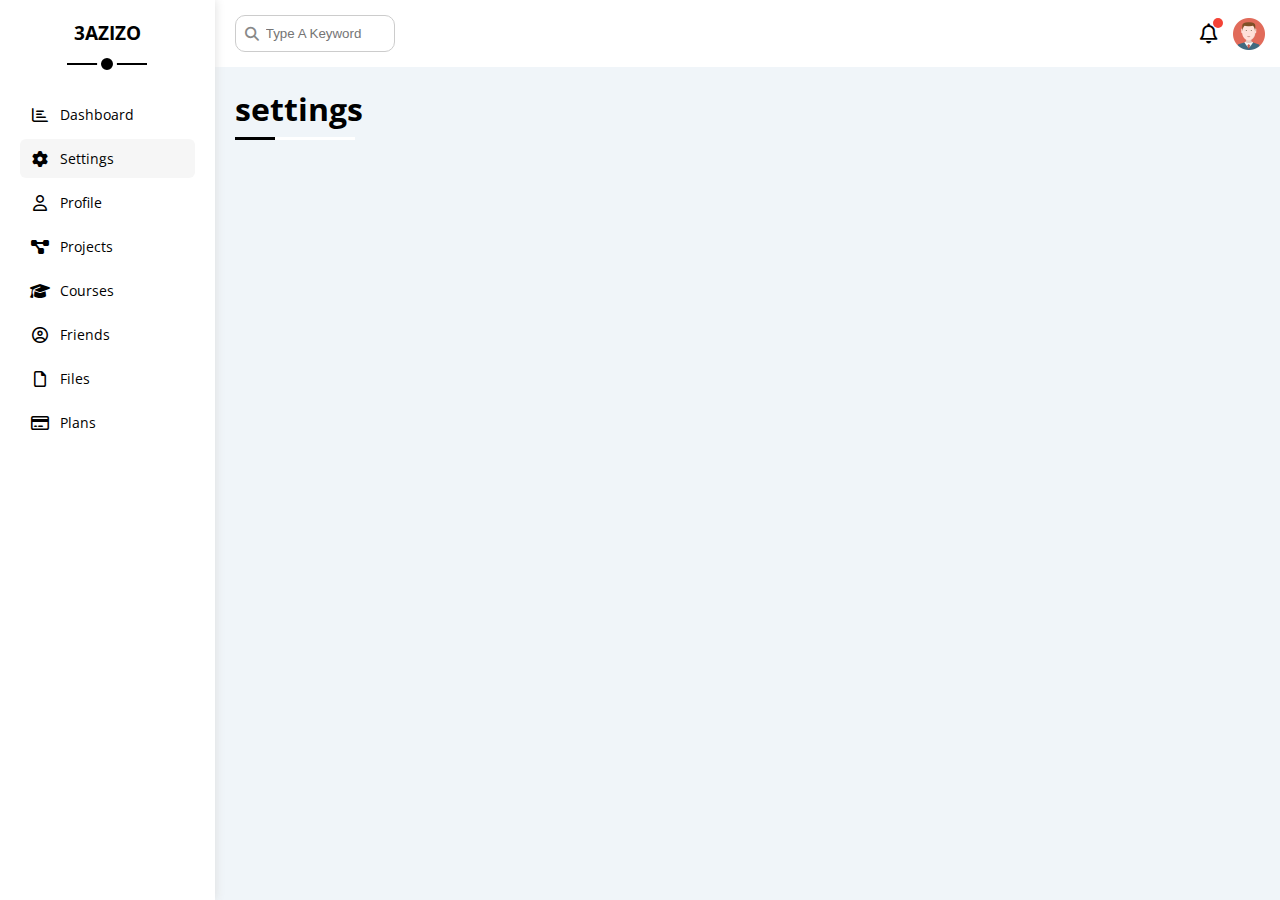
<file: friends.html>
<!DOCTYPE html>
<html lang="en">

<head>
    <meta charset="UTF-8" />
    <meta http-equiv="X-UA-Compatible" content="IE=edge" />
    <meta name="viewport" content="width=device-width, initial-scale=1.0" />
    <title>Dashboard</title>
    <link rel="stylesheet" href="css/framework.css" />
    <link rel="stylesheet" href="css/all.min.css" />
    <link rel="stylesheet" href="css/style.css" />
    <link rel="preconnect" href="https://fonts.googleapis.com" />
    <link rel="preconnect" href="https://fonts.gstatic.com" crossorigin />
    <link href="https://fonts.googleapis.com/css2?family=Open+Sans:wght@300;500&display=swap" rel="stylesheet" />
</head>

<body>
    <div class="page d-flex">
        <div class="sidebar bg-white p-20 p-relative">
            <h3 class="p-relative txt-c mt-0">3AZIZO</h3>
            <ul>
                <li>
                    <a class=" d-flex align-center fs-14 c-black rad-6 p-10" href="index.html">
                        <i class="fa-regular fa-chart-bar fa-fw"></i>
                        <span>Dashboard</span>
                    </a>
                </li>
                <li>
                    <a class="active d-flex align-center fs-14 c-black rad-6 p-10" href="settings.html">
                        <i class="fa-solid fa-gear fa-fw"></i>
                        <span>Settings</span>
                    </a>
                </li>
                <li>
                    <a class="d-flex align-center fs-14 c-black rad-6 p-10" href="profile.html">
                        <i class="fa-regular fa-user fa-fw"></i>
                        <span>Profile</span>
                    </a>
                </li>
                <li>
                    <a class="d-flex align-center fs-14 c-black rad-6 p-10" href="projects.html">
                        <i class="fa-solid fa-diagram-project fa-fw"></i>
                        <span>Projects</span>
                    </a>
                </li>
                <li>
                    <a class="d-flex align-center fs-14 c-black rad-6 p-10" href="courses.html">
                        <i class="fa-solid fa-graduation-cap fa-fw"></i>
                        <span>Courses</span>
                    </a>
                </li>
                <li>
                    <a class="d-flex align-center fs-14 c-black rad-6 p-10" href="friends.html">
                        <i class="fa-regular fa-circle-user fa-fw"></i>
                        <span>Friends</span>
                    </a>
                </li>
                <li>
                    <a class="d-flex align-center fs-14 c-black rad-6 p-10" href="files.html">
                        <i class="fa-regular fa-file fa-fw"></i>
                        <span>Files</span>
                    </a>
                </li>
                <li>
                    <a class="d-flex align-center fs-14 c-black rad-6 p-10" href="plans.html">
                        <i class="fa-regular fa-credit-card fa-fw"></i>
                        <span>Plans</span>
                    </a>
                </li>
            </ul>
        </div>
        <div class="content w-full over-hidden ">
            <!-- start head -->
            <div class="head bg-white p-15 between-flex">
                <div class="search p-relative">
                    <input class="p-10 rad-10" type="search" placeholder="Type A Keyword">
                </div>
                <div class="icons d-flex align-center">
                    <span class="p-relative notification">
                        <i class="fa-regular fa-bell fa-lg"></i>
                    </span>
                    <img src="imgs/avatar.png" alt="avatar">
                </div>

            </div>
            <!-- end head -->
            <!-- settings -->
            <h1 class="p-relative">settings</h1>
            <div class="wrapper d-grid gap-20">
            </div>
            <!-- settings -->
        </div>
    </div>
</body>

</html>
</file>
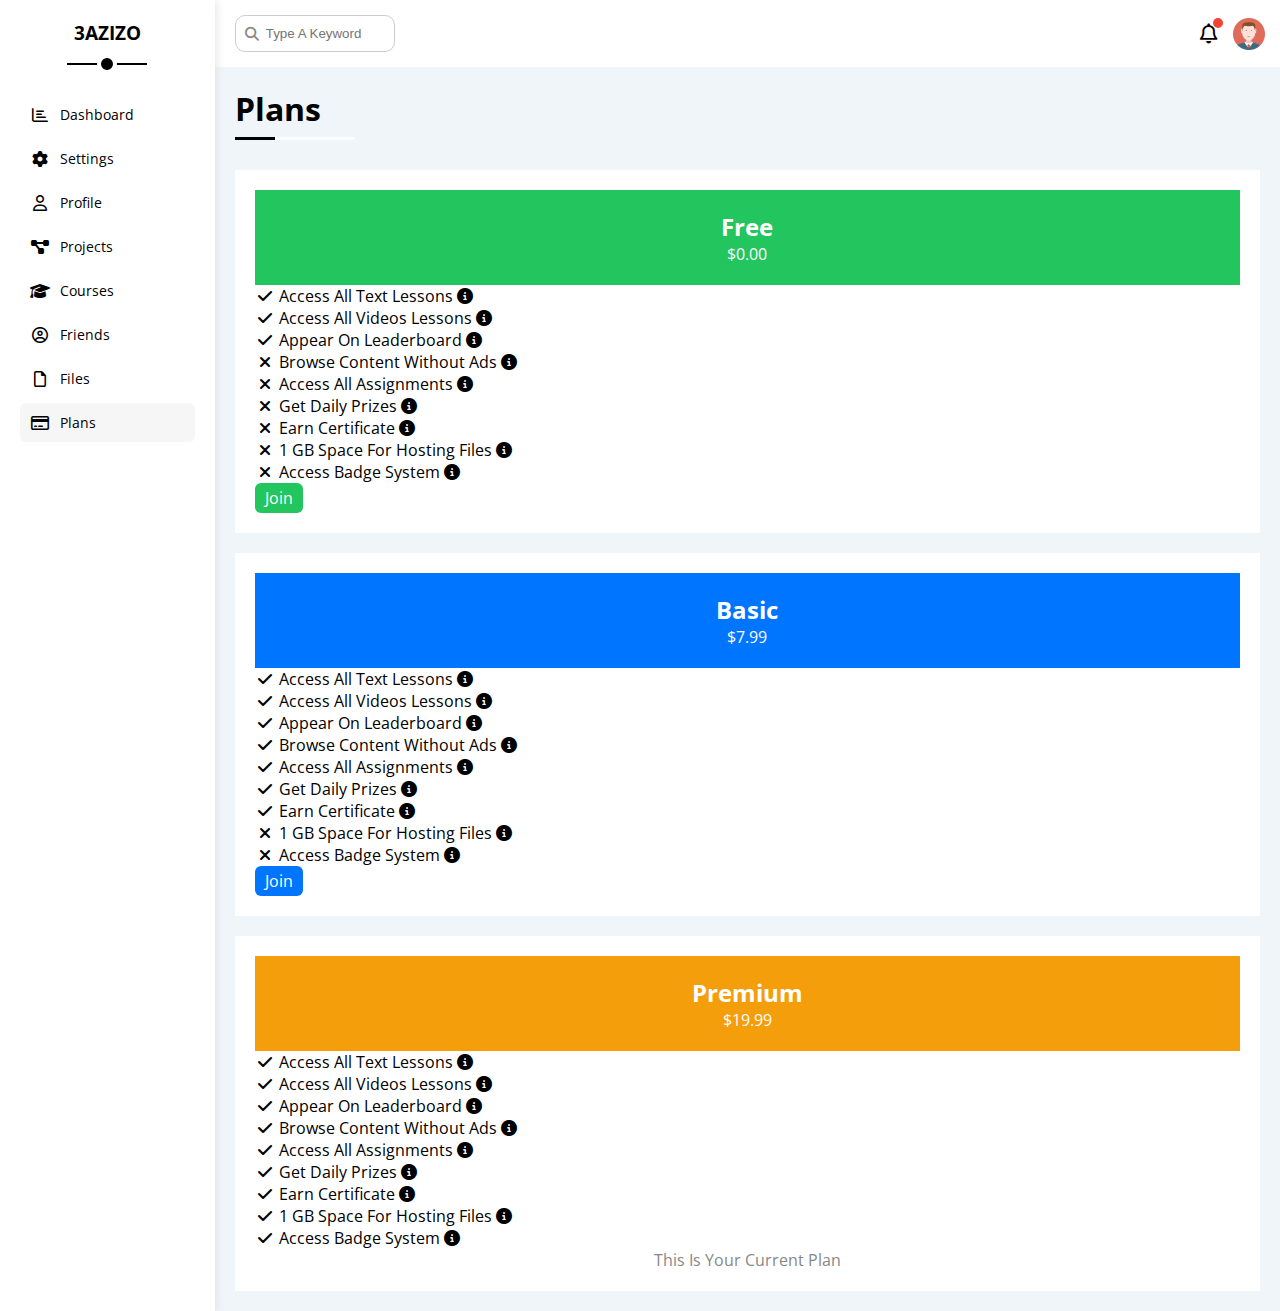
<file: plans.html>
<!DOCTYPE html>
<html lang="en">

<head>
    <meta charset="UTF-8" />
    <meta http-equiv="X-UA-Compatible" content="IE=edge" />
    <meta name="viewport" content="width=device-width, initial-scale=1.0" />
    <title>Plans</title>
    <link rel="stylesheet" href="css/framework.css" />
    <link rel="stylesheet" href="css/all.min.css" />
    <link rel="stylesheet" href="css/style.css" />
    <link rel="preconnect" href="https://fonts.googleapis.com" />
    <link rel="preconnect" href="https://fonts.gstatic.com" crossorigin />
    <link href="https://fonts.googleapis.com/css2?family=Open+Sans:wght@300;500&display=swap" rel="stylesheet" />
</head>

<body>
    <div class="page d-flex">
        <div class="sidebar bg-white p-20 p-relative">
            <h3 class="p-relative txt-c mt-0">3AZIZO</h3>
            <ul>
                <li>
                    <a class=" d-flex align-center fs-14 c-black rad-6 p-10" href="index.html">
                        <i class="fa-regular fa-chart-bar fa-fw"></i>
                        <span>Dashboard</span>
                    </a>
                </li>
                <li>
                    <a class=" d-flex align-center fs-14 c-black rad-6 p-10" href="settings.html">
                        <i class="fa-solid fa-gear fa-fw"></i>
                        <span>Settings</span>
                    </a>
                </li>
                <li>
                    <a class="d-flex align-center fs-14 c-black rad-6 p-10" href="profile.html">
                        <i class="fa-regular fa-user fa-fw"></i>
                        <span>Profile</span>
                    </a>
                </li>
                <li>
                    <a class="d-flex align-center fs-14 c-black rad-6 p-10" href="projects.html">
                        <i class="fa-solid fa-diagram-project fa-fw"></i>
                        <span>Projects</span>
                    </a>
                </li>
                <li>
                    <a class="d-flex align-center fs-14 c-black rad-6 p-10" href="courses.html">
                        <i class="fa-solid fa-graduation-cap fa-fw"></i>
                        <span>Courses</span>
                    </a>
                </li>
                <li>
                    <a class="d-flex align-center fs-14 c-black rad-6 p-10" href="friends.html">
                        <i class="fa-regular fa-circle-user fa-fw"></i>
                        <span>Friends</span>
                    </a>
                </li>
                <li>
                    <a class=" d-flex align-center fs-14 c-black rad-6 p-10" href="files.html">
                        <i class="fa-regular fa-file fa-fw"></i>
                        <span>Files</span>
                    </a>
                </li>
                <li>
                    <a class="active d-flex align-center fs-14 c-black rad-6 p-10" href="plans.html">
                        <i class="fa-regular fa-credit-card fa-fw"></i>
                        <span>Plans</span>
                    </a>
                </li>
            </ul>
        </div>
        <div class="content w-full over-hidden ">
            <!-- start head -->
            <div class="head bg-white p-15 between-flex">
                <div class="search p-relative">
                    <input class="p-10 rad-10" type="search" placeholder="Type A Keyword">
                </div>
                <div class="icons d-flex align-center">
                    <span class="p-relative notification">
                        <i class="fa-regular fa-bell fa-lg"></i>
                    </span>
                    <img src="imgs/avatar.png" alt="avatar">
                </div>

            </div>
            <!-- end head -->
            <!-- Plans -->
            <h1 class="p-relative">Plans</h1>
            <div class="plans-page d-grid m-20 gap-20">
                <div class="plan green bg-white p-20">
                    <div class="top bg-green txt-c p-20">
                        <h2 class="m-0 c-white">Free</h2>
                        <div class="price c-white"><span>$</span>0.00</div>
                    </div>
                    <ul>
                        <li>
                            <i class="fa-solid fa-check fa-fw yes"></i>
                            <span>Access All Text Lessons</span>
                            <i class="fa-solid fa-circle-info help"></i>
                        </li>
                        <li>
                            <i class="fa-solid fa-check fa-fw yes"></i>
                            <span>Access All Videos Lessons</span>
                            <i class="fa-solid fa-circle-info help"></i>
                        </li>
                        <li>
                            <i class="fa-solid fa-check fa-fw yes"></i>
                            <span>Appear On Leaderboard</span>
                            <i class="fa-solid fa-circle-info help"></i>
                        </li>
                        <li>
                            <i class="fa-solid fa-xmark fa-fw"></i>
                            <span>Browse Content Without Ads</span>
                            <i class="fa-solid fa-circle-info help"></i>
                        </li>
                        <li>
                            <i class="fa-solid fa-xmark fa-fw"></i>
                            <span>Access All Assignments</span>
                            <i class="fa-solid fa-circle-info help"></i>
                        </li>
                        <li>
                            <i class="fa-solid fa-xmark fa-fw"></i>
                            <span>Get Daily Prizes</span>
                            <i class="fa-solid fa-circle-info help"></i>
                        </li>
                        <li>
                            <i class="fa-solid fa-xmark fa-fw"></i>
                            <span>Earn Certificate</span>
                            <i class="fa-solid fa-circle-info help"></i>
                        </li>
                        <li>
                            <i class="fa-solid fa-xmark fa-fw"></i>
                            <span>1 GB Space For Hosting Files</span>
                            <i class="fa-solid fa-circle-info help"></i>
                        </li>
                        <li>
                            <i class="fa-solid fa-xmark fa-fw"></i>
                            <span>Access Badge System</span>
                            <i class="fa-solid fa-circle-info help"></i>
                        </li>
                    </ul>
                    <a href="#" class="btn-shape bg-green c-white d-block w-fit">Join</a>
                </div>
                <!-- Start Plan -->
                <div class="plan blue bg-white p-20">
                    <div class="top bg-blue txt-c p-20">
                        <h2 class="m-0 c-white">Basic</h2>
                        <div class="price c-white"><span>$</span>7.99</div>
                    </div>
                    <ul class="list-none p-0">
                        <li>
                            <i class="fa-solid fa-check fa-fw yes"></i>
                            <span>Access All Text Lessons</span>
                            <i class="fa-solid fa-circle-info help"></i>
                        </li>
                        <li>
                            <i class="fa-solid fa-check fa-fw yes"></i>
                            <span>Access All Videos Lessons</span>
                            <i class="fa-solid fa-circle-info help"></i>
                        </li>
                        <li>
                            <i class="fa-solid fa-check fa-fw yes"></i>
                            <span>Appear On Leaderboard</span>
                            <i class="fa-solid fa-circle-info help"></i>
                        </li>
                        <li>
                            <i class="fa-solid fa-check fa-fw yes"></i>
                            <span>Browse Content Without Ads</span>
                            <i class="fa-solid fa-circle-info help"></i>
                        </li>
                        <li>
                            <i class="fa-solid fa-check fa-fw yes"></i>
                            <span>Access All Assignments</span>
                            <i class="fa-solid fa-circle-info help"></i>
                        </li>
                        <li>
                            <i class="fa-solid fa-check fa-fw yes"></i>
                            <span>Get Daily Prizes</span>
                            <i class="fa-solid fa-circle-info help"></i>
                        </li>
                        <li>
                            <i class="fa-solid fa-check fa-fw yes"></i>
                            <span>Earn Certificate</span>
                            <i class="fa-solid fa-circle-info help"></i>
                        </li>
                        <li>
                            <i class="fa-solid fa-xmark fa-fw"></i>
                            <span>1 GB Space For Hosting Files</span>
                            <i class="fa-solid fa-circle-info help"></i>
                        </li>
                        <li>
                            <i class="fa-solid fa-xmark fa-fw"></i>
                            <span>Access Badge System</span>
                            <i class="fa-solid fa-circle-info help"></i>
                        </li>
                    </ul>
                    <a href="#" class="btn-shape bg-blue c-white d-block w-fit">Join</a>
                </div>
                <!-- End Plan -->
                <!-- Start Plan -->
                <div class="plan orange bg-white p-20">
                    <div class="top bg-orange txt-c p-20">
                        <h2 class="m-0 c-white">Premium</h2>
                        <div class="price c-white"><span>$</span>19.99</div>
                    </div>
                    <ul class="list-none p-0">
                        <li>
                            <i class="fa-solid fa-check fa-fw yes"></i>
                            <span>Access All Text Lessons</span>
                            <i class="fa-solid fa-circle-info help"></i>
                        </li>
                        <li>
                            <i class="fa-solid fa-check fa-fw yes"></i>
                            <span>Access All Videos Lessons</span>
                            <i class="fa-solid fa-circle-info help"></i>
                        </li>
                        <li>
                            <i class="fa-solid fa-check fa-fw yes"></i>
                            <span>Appear On Leaderboard</span>
                            <i class="fa-solid fa-circle-info help"></i>
                        </li>
                        <li>
                            <i class="fa-solid fa-check fa-fw yes"></i>
                            <span>Browse Content Without Ads</span>
                            <i class="fa-solid fa-circle-info help"></i>
                        </li>
                        <li>
                            <i class="fa-solid fa-check fa-fw yes"></i>
                            <span>Access All Assignments</span>
                            <i class="fa-solid fa-circle-info help"></i>
                        </li>
                        <li>
                            <i class="fa-solid fa-check fa-fw yes"></i>
                            <span>Get Daily Prizes</span>
                            <i class="fa-solid fa-circle-info help"></i>
                        </li>
                        <li>
                            <i class="fa-solid fa-check fa-fw yes"></i>
                            <span>Earn Certificate</span>
                            <i class="fa-solid fa-circle-info help"></i>
                        </li>
                        <li>
                            <i class="fa-solid fa-check fa-fw yes"></i>
                            <span>1 GB Space For Hosting Files</span>
                            <i class="fa-solid fa-circle-info help"></i>
                        </li>
                        <li>
                            <i class="fa-solid fa-check fa-fw yes"></i>
                            <span>Access Badge System</span>
                            <i class="fa-solid fa-circle-info help"></i>
                        </li>
                    </ul>
                    <p class="c-grey m-0 txt-c">This Is Your Current Plan</p>
                </div>
                <!-- End Plan -->
            </div>
            <!-- Plans -->
        </div>
    </div>
</body>

</html>
</file>
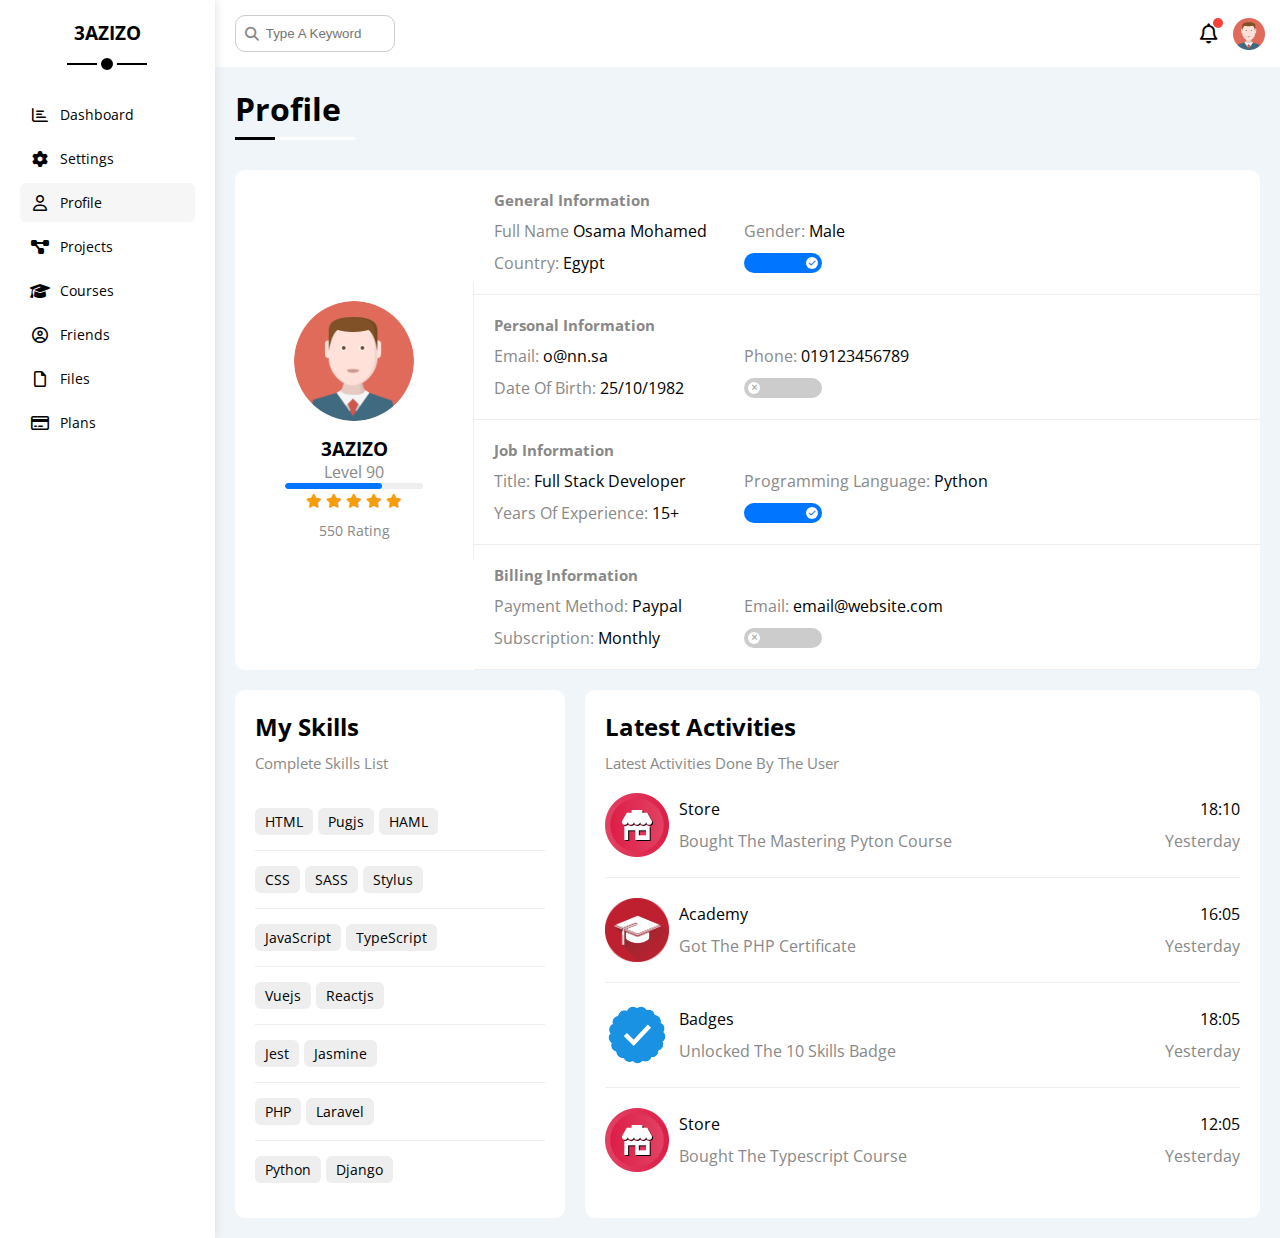
<file: profile.html>
<!DOCTYPE html>
<html lang="en">

<head>
    <meta charset="UTF-8" />
    <meta http-equiv="X-UA-Compatible" content="IE=edge" />
    <meta name="viewport" content="width=device-width, initial-scale=1.0" />
    <title>Profile</title>
    <link rel="stylesheet" href="css/framework.css" />
    <link rel="stylesheet" href="css/all.min.css" />
    <link rel="stylesheet" href="css/style.css" />
    <link rel="preconnect" href="https://fonts.googleapis.com" />
    <link rel="preconnect" href="https://fonts.gstatic.com" crossorigin />
    <link href="https://fonts.googleapis.com/css2?family=Open+Sans:wght@300;500&display=swap" rel="stylesheet" />
</head>

<body>
    <div class="page d-flex">
        <div class="sidebar bg-white p-20 p-relative">
            <h3 class="p-relative txt-c mt-0">3AZIZO</h3>
            <ul>
                <li>
                    <a class=" d-flex align-center fs-14 c-black rad-6 p-10" href="index.html">
                        <i class="fa-regular fa-chart-bar fa-fw"></i>
                        <span>Dashboard</span>
                    </a>
                </li>
                <li>
                    <a class=" d-flex align-center fs-14 c-black rad-6 p-10" href="settings.html">
                        <i class="fa-solid fa-gear fa-fw"></i>
                        <span>Settings</span>
                    </a>
                </li>
                <li>
                    <a class="d-flex align-center fs-14 c-black rad-6 p-10 active" href="profile.html">
                        <i class="fa-regular fa-user fa-fw"></i>
                        <span>Profile</span>
                    </a>
                </li>
                <li>
                    <a class="d-flex align-center fs-14 c-black rad-6 p-10" href="projects.html">
                        <i class="fa-solid fa-diagram-project fa-fw"></i>
                        <span>Projects</span>
                    </a>
                </li>
                <li>
                    <a class="d-flex align-center fs-14 c-black rad-6 p-10" href="courses.html">
                        <i class="fa-solid fa-graduation-cap fa-fw"></i>
                        <span>Courses</span>
                    </a>
                </li>
                <li>
                    <a class="d-flex align-center fs-14 c-black rad-6 p-10" href="friends.html">
                        <i class="fa-regular fa-circle-user fa-fw"></i>
                        <span>Friends</span>
                    </a>
                </li>
                <li>
                    <a class="d-flex align-center fs-14 c-black rad-6 p-10" href="files.html">
                        <i class="fa-regular fa-file fa-fw"></i>
                        <span>Files</span>
                    </a>
                </li>
                <li>
                    <a class="d-flex align-center fs-14 c-black rad-6 p-10" href="plans.html">
                        <i class="fa-regular fa-credit-card fa-fw"></i>
                        <span>Plans</span>
                    </a>
                </li>
            </ul>
        </div>
        <div class="content w-full over-hidden ">
            <!-- start head -->
            <div class="head bg-white p-15 between-flex">
                <div class="search p-relative">
                    <input class="p-10 rad-10" type="search" placeholder="Type A Keyword">
                </div>
                <div class="icons d-flex align-center">
                    <span class="p-relative notification">
                        <i class="fa-regular fa-bell fa-lg"></i>
                    </span>
                    <img src="imgs/avatar.png" alt="avatar">
                </div>

            </div>
            <!-- end head -->
            <!-- Profile-->
            <h1 class="p-relative">Profile</h1>
            <div class="Profile-page m-20">
                <div class="overview bg-white rad-10 d-flex align-center">
                    <div class="avatar-box txt-c p-20">
                        <img class="mb-10 rad-half" src="imgs/avatar.png" alt="">
                        <h3 class="m-0">3AZIZO</h3>
                        <p class="c-grey mt-10">Level 90</p>
                        <div class="level rad-6 bg-eee p-relative">
                            <span style="width: 70%;"></span>
                        </div>
                        <div class="rating mt-10 mb-10">
                            <i class="fa-solid fa-star c-orange fs-13"></i>
                            <i class="fa-solid fa-star c-orange fs-13"></i>
                            <i class="fa-solid fa-star c-orange fs-13"></i>
                            <i class="fa-solid fa-star c-orange fs-13"></i>
                            <i class="fa-solid fa-star c-orange fs-13"></i>
                        </div>
                        <p class="c-grey m-0 fs-13">550 Rating</p>
                    </div>
                    <div class="info-box w-full txt-c-mobile">
                        <!-- Start Information Row -->
                        <div class="box p-20 d-flex align-center">
                            <h4 class="c-grey fs-15 m-0 w-full">General Information</h4>
                            <div class="fs-14">
                                <span class="c-grey">Full Name</span>
                                <span>Osama Mohamed</span>
                            </div>
                            <div class="fs-14">
                                <span class="c-grey">Gender:</span>
                                <span>Male</span>
                            </div>
                            <div class="fs-14">
                                <span class="c-grey">Country:</span>
                                <span>Egypt</span>
                            </div>
                            <div class="fs-14">
                                <label>
                                    <input class="toggle-checkbox" type="checkbox" checked="">
                                    <div class="toggle-switch"></div>
                                </label>
                            </div>
                        </div>
                        <!-- End Information Row -->
                        <!-- Start Information Row -->
                        <div class="box p-20 d-flex align-center">
                            <h4 class="c-grey w-full fs-15 m-0">Personal Information</h4>
                            <div class="fs-14">
                                <span class="c-grey">Email:</span>
                                <span>o@nn.sa</span>
                            </div>
                            <div class="fs-14">
                                <span class="c-grey">Phone:</span>
                                <span>019123456789</span>
                            </div>
                            <div class="fs-14">
                                <span class="c-grey">Date Of Birth:</span>
                                <span>25/10/1982</span>
                            </div>
                            <div class="fs-14">
                                <label>
                                    <input class="toggle-checkbox" type="checkbox">
                                    <div class="toggle-switch"></div>
                                </label>
                            </div>
                        </div>
                        <!-- End Information Row -->
                        <!-- Start Information Row -->
                        <div class="box p-20 d-flex align-center">
                            <h4 class="c-grey w-full fs-15 m-0">Job Information</h4>
                            <div class="fs-14">
                                <span class="c-grey">Title:</span>
                                <span>Full Stack Developer</span>
                            </div>
                            <div class="fs-14">
                                <span class="c-grey">Programming Language:</span>
                                <span>Python</span>
                            </div>
                            <div class="fs-14">
                                <span class="c-grey">Years Of Experience:</span>
                                <span>15+</span>
                            </div>
                            <div class="fs-14">
                                <label>
                                    <input class="toggle-checkbox" type="checkbox" checked="">
                                    <div class="toggle-switch"></div>
                                </label>
                            </div>
                        </div>
                        <!-- End Information Row -->
                        <!-- Start Information Row -->
                        <div class="box p-20 d-flex align-center">
                            <h4 class="c-grey w-full fs-15 m-0">Billing Information</h4>
                            <div class="fs-14">
                                <span class="c-grey">Payment Method:</span>
                                <span>Paypal</span>
                            </div>
                            <div class="fs-14">
                                <span class="c-grey">Email:</span>
                                <span>email@website.com</span>
                            </div>
                            <div class="fs-14">
                                <span class="c-grey">Subscription:</span>
                                <span>Monthly</span>
                            </div>
                            <div class="fs-14">
                                <label>
                                    <input class="toggle-checkbox" type="checkbox">
                                    <div class="toggle-switch"></div>
                                </label>
                            </div>
                        </div>
                        <!-- End Information Row -->
                    </div>
                </div>
                <!-- other Data  -->
                <div class="other-data d-flex gap-20">
                    <div class="skills-card p-20 bg-white rad-10 mt-20">
                        <h2 class="mt-0 mb-10">My Skills</h2>
                        <p class="mt-0 mb-20 c-grey fs-15">Complete Skills List</p>
                        <ul class="m-0 txt-c-mobile">
                            <li><span>HTML</span><span>Pugjs</span><span>HAML</span></li>
                            <li><span>CSS</span><span>SASS</span><span>Stylus</span></li>
                            <li><span>JavaScript</span><span>TypeScript</span></li>
                            <li><span>Vuejs</span><span>Reactjs</span></li>
                            <li><span>Jest</span><span>Jasmine</span></li>
                            <li><span>PHP</span><span>Laravel</span></li>
                            <li><span>Python</span><span>Django</span></li>
                        </ul>
                    </div>
                    <div class="activities p-20 bg-white rad-10 mt-20">
                        <h2 class="mt-0 mb-10">Latest Activities</h2>
                        <p class="mt-0 mb-20 c-grey fs-15">Latest Activities Done By The User</p>
                        <div class="activity d-flex align-center txt-c-mobile">
                            <img src="imgs/activity-01.png" alt="activity">
                            <div class="info">
                                <span class="d-block mb-10">Store</span>
                                <span class="c-grey">Bought The Mastering Pyton Course</span>
                            </div>
                            <div class="date">
                                <span class="d-block mb-10">18:10</span>
                                <span class="c-grey">Yesterday</span>

                            </div>

                        </div>

                        <div class="activity d-flex align-center txt-c-mobile">
                            <img src="imgs/activity-02.png" alt="">
                            <div class="info">
                                <span class="d-block mb-10">Academy</span>
                                <span class="c-grey">Got The PHP Certificate</span>
                            </div>
                            <div class="date">
                                <span class="d-block mb-10">16:05</span>
                                <span class="c-grey">Yesterday</span>
                            </div>
                        </div>

                        <div class="activity d-flex align-center txt-c-mobile">
                            <img src="imgs/activity-03.png" alt="">
                            <div class="info">
                                <span class="d-block mb-10">Badges</span>
                                <span class="c-grey">Unlocked The 10 Skills Badge</span>
                            </div>
                            <div class="date">
                                <span class="d-block mb-10">18:05</span>
                                <span class="c-grey">Yesterday</span>
                            </div>
                        </div>

                        <div class="activity d-flex align-center txt-c-mobile">
                            <img src="imgs/activity-01.png" alt="">
                            <div class="info">
                                <span class="d-block mb-10">Store</span>
                                <span class="c-grey">Bought The Typescript Course</span>
                            </div>
                            <div class="date">
                                <span class="d-block mb-10">12:05</span>
                                <span class="c-grey">Yesterday</span>
                            </div>
                        </div>

                    </div>
                </div>

                <!-- other Data  -->
            </div>
        </div>
        <!-- Profile -->
    </div>
    </div>
</body>

</html>
</file>
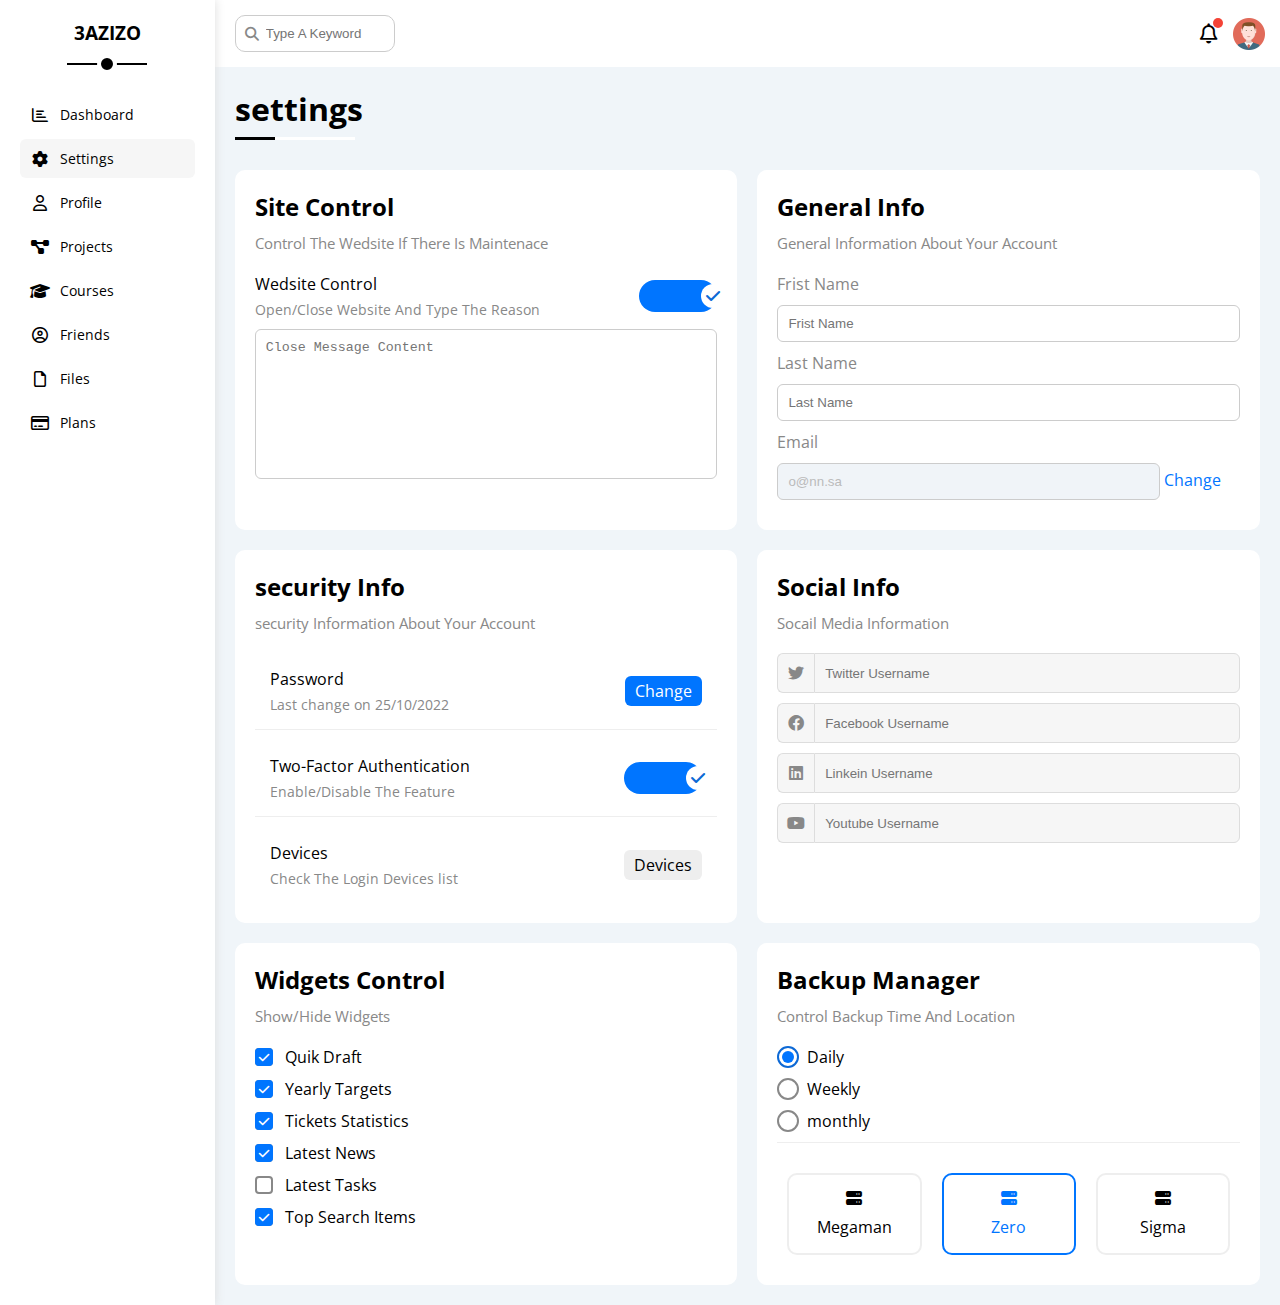
<file: settings.html>
<!DOCTYPE html>
<html lang="en">

<head>
    <meta charset="UTF-8" />
    <meta http-equiv="X-UA-Compatible" content="IE=edge" />
    <meta name="viewport" content="width=device-width, initial-scale=1.0" />
    <title>Settings</title>
    <link rel="stylesheet" href="css/framework.css" />
    <link rel="stylesheet" href="css/all.min.css" />
    <link rel="stylesheet" href="css/style.css" />
    <link rel="preconnect" href="https://fonts.googleapis.com" />
    <link rel="preconnect" href="https://fonts.gstatic.com" crossorigin />
    <link href="https://fonts.googleapis.com/css2?family=Open+Sans:wght@300;500&display=swap" rel="stylesheet" />
</head>

<body>
    <div class="page d-flex">
        <div class="sidebar bg-white p-20 p-relative">
            <h3 class="p-relative txt-c mt-0">3AZIZO</h3>
            <ul>
                <li>
                    <a class=" d-flex align-center fs-14 c-black rad-6 p-10" href="index.html">
                        <i class="fa-regular fa-chart-bar fa-fw"></i>
                        <span>Dashboard</span>
                    </a>
                </li>
                <li>
                    <a class="active d-flex align-center fs-14 c-black rad-6 p-10" href="settings.html">
                        <i class="fa-solid fa-gear fa-fw"></i>
                        <span>Settings</span>
                    </a>
                </li>
                <li>
                    <a class="d-flex align-center fs-14 c-black rad-6 p-10" href="profile.html">
                        <i class="fa-regular fa-user fa-fw"></i>
                        <span>Profile</span>
                    </a>
                </li>
                <li>
                    <a class="d-flex align-center fs-14 c-black rad-6 p-10" href="projects.html">
                        <i class="fa-solid fa-diagram-project fa-fw"></i>
                        <span>Projects</span>
                    </a>
                </li>
                <li>
                    <a class="d-flex align-center fs-14 c-black rad-6 p-10" href="courses.html">
                        <i class="fa-solid fa-graduation-cap fa-fw"></i>
                        <span>Courses</span>
                    </a>
                </li>
                <li>
                    <a class="d-flex align-center fs-14 c-black rad-6 p-10" href="friends.html">
                        <i class="fa-regular fa-circle-user fa-fw"></i>
                        <span>Friends</span>
                    </a>
                </li>
                <li>
                    <a class="d-flex align-center fs-14 c-black rad-6 p-10" href="files.html">
                        <i class="fa-regular fa-file fa-fw"></i>
                        <span>Files</span>
                    </a>
                </li>
                <li>
                    <a class="d-flex align-center fs-14 c-black rad-6 p-10" href="plans.html">
                        <i class="fa-regular fa-credit-card fa-fw"></i>
                        <span>Plans</span>
                    </a>
                </li>
            </ul>
        </div>
        <div class="content w-full over-hidden ">
            <!-- start head -->
            <div class="head bg-white p-15 between-flex">
                <div class="search p-relative">
                    <input class="p-10 rad-10" type="search" placeholder="Type A Keyword">
                </div>
                <div class="icons d-flex align-center">
                    <span class="p-relative notification">
                        <i class="fa-regular fa-bell fa-lg"></i>
                    </span>
                    <img src="imgs/avatar.png" alt="avatar">
                </div>

            </div>
            <!-- end head -->
            <!-- settings -->
            <h1 class="p-relative">settings</h1>
            <div class="settings-page m-20 d-grid gap-20">
                <div class="p-20 bg-white rad-10">
                    <h2 class="mt-0 mb-10">Site Control</h2>
                    <p class="mt-0 mb-20 c-grey fs-15">Control The Wedsite If There Is Maintenace</p>
                    <div class="mb-15 between-flex ">
                        <div>
                            <span>Wedsite Control</span>
                            <p class="c-grey mt-5 mb-0 fs-13">Open/Close Website And Type The Reason</p>
                        </div>
                        <div>
                            <label>
                                <input class="toggle-checkbox" type="checkbox" checked>
                                <div class="toggle-switch"></div>
                            </label>
                        </div>
                    </div> <textarea class="close-message p-10 rad-6 d-black w-full"
                        placeholder="Close Message Content"></textarea>
                </div>
                <!-- general info -->
                <div class="p-20 bg-white rad-10">
                    <h2 class="mt-0 mb-10">General Info</h2>
                    <p class="mt-0 mb-20 c-grey fs-15">General Information About Your Account</p>
                    <div class="mb-15">
                        <label class="fs-14 c-grey d-block mb-10 " for=" frist">Frist Name</label>
                        <input class="b-none border-ccc p-10 rad-6 d-block w-full" placeholder="Frist Name" id="frist"
                            type="text">
                    </div>
                    <div class="mb-15">
                        <label class="fs-14 c-grey d-block mb-10 " for="last">Last Name</label>
                        <input class="b-none border-ccc p-10 rad-6 d-block w-full" placeholder="Last Name" id="last"
                            type="text">
                    </div>
                    <div class="mb-15">
                        <label class="fs-14 c-grey d-block mb-10 " for="mail">Email</label>
                        <input class="email b-none border-ccc p-10 rad-6 d-block w-full" placeholder="Frist Name"
                            id="mail" type="email" value="o@nn.sa" disabled>
                        <a href="#" class="c-blue">Change</a>
                    </div>
                </div>
                <!--security Info -->
                <div class="p-20 bg-white rad-10">
                    <h2 class="mt-0 mb-10">security Info</h2>
                    <p class="mt-0 mb-20 c-grey fs-15">security Information About Your Account</p>

                    <div class="sec-box mb-15 between-flex">
                        <div>
                            <span>Password</span>
                            <p class="c-grey mt-5 mb-0 fs-13">Last change on 25/10/2022</p>
                        </div>
                        <a href="#" class="button bg-blue c-white btn-shape">Change</a>
                    </div>

                    <div class="sec-box mb-15 between-flex">
                        <div>
                            <span>Two-Factor Authentication</span>
                            <p class="c-grey mt-5 mb-0 fs-13">Enable/Disable The Feature</p>
                        </div>
                        <label>
                            <input class="toggle-checkbox" type="checkbox" checked>
                            <div class="toggle-switch"></div>
                        </label>

                    </div>

                    <div class="sec-box between-flex">
                        <div>
                            <span>Devices</span>
                            <p class="c-grey mt-5 mb-0 fs-13">Check The Login Devices list</p>
                        </div>
                        <a href="#" class="button bg-eee c-black btn-shape">Devices</a>
                    </div>
                    <!-- socail account -->
                </div>
                <div class=" social-boxes p-20 bg-white rad-10">
                    <h2 class="mt-0 mb-10">Social Info</h2>
                    <p class="mt-0 mb-20 c-grey fs-15">Socail Media Information</p>
                    <div class="d-flex align-center mb-15">
                        <i class=" fa-brands fa-twitter center-flex c-grey"></i>
                        <input class="w-full" type="text" placeholder="Twitter Username">
                    </div>
                    <div class="d-flex align-center mb-15">
                        <i class=" fa-brands fa-facebook center-flex c-grey"></i>
                        <input class="w-full" type="text" placeholder="Facebook Username">
                    </div>
                    <div class="d-flex align-center mb-15">
                        <i class=" fa-brands  fa-linkedin center-flex c-grey"></i>
                        <input class="w-full" type="text" placeholder="Linkein Username">
                    </div>
                    <div class="d-flex align-center mb-15">
                        <i class=" fa-brands   fa-youtube center-flex c-grey"></i>
                        <input class="w-full" type="text" placeholder="Youtube Username">
                    </div>
                </div>
                <!--widgets Control -->
                <div class="  p-20 bg-white rad-10">
                    <h2 class="mt-0 mb-10">Widgets Control</h2>
                    <p class="mt-0 mb-20 c-grey fs-15">Show/Hide Widgets</p>
                    <div class="control d-flex align-center mb-15">
                        <input type="checkbox" id="two" checked />
                        <label for="two">Quik Draft</label>
                    </div>
                    <div class="control d-flex align-center mb-15">
                        <input type="checkbox" id="two" checked />
                        <label for="two">Yearly Targets</label>
                    </div>
                    <div class="control d-flex align-center mb-15">
                        <input type="checkbox" id="three" checked />
                        <label for="three">Tickets Statistics</label>
                    </div>
                    <div class="control d-flex align-center mb-15">
                        <input type="checkbox" id="four" checked />
                        <label for="four">Latest News</label>
                    </div>
                    <div class="control d-flex align-center mb-15">
                        <input type="checkbox" id="five" />
                        <label for="five">Latest Tasks</label>
                    </div>
                    <div class="control d-flex align-center mb-15">
                        <input type="checkbox" id="six" checked />
                        <label for="six">Top Search Items</label>
                    </div>
                </div>
                <!--Backup Manger -->
                <div class=" backup-control p-20 bg-white rad-10">
                    <h2 class="mt-0 mb-10">Backup Manager</h2>
                    <p class="mt-0 mb-20 c-grey fs-15">Control Backup Time And Location</p>
                    <div class="date d-flex align-center mb-15">
                        <input type="radio" name="time" id="daily" checked />
                        <label for="daily">Daily</label>
                    </div>
                    <div class="date d-flex align-center mb-15">
                        <input type="radio" name="time" id="weekly" />
                        <label for="weekly">Weekly</label>
                    </div>
                    <div class="date d-flex align-center mb-15">
                        <input type="radio" name="time" id="monthly" />
                        <label for="monthly">monthly</label>
                    </div>
                    <div class="servers d-flex align-center txt-c">

                        <input type="radio" name="severs" id="server-one">
                        <div class="server m-10 rad-10 w-full">
                            <label class="d-block m-15" for="server-one">
                                <i class="fs-solid fas fa-server d-block mb-10"></i>
                                Megaman
                            </label>
                        </div>

                        <input type="radio" name="severs" id="server-two" checked>
                        <div class="server m-10 rad-10 w-full">
                            <label class="d-block m-15" for="server-two">
                                <i class="fs-solid fas fa-server d-block mb-10"></i>
                                Zero
                            </label>
                        </div>

                        <input type="radio" name="severs" id="server-three">
                        <div class="server m-10 rad-10 w-full">
                            <label class="d-block m-15" for="server-three">
                                <i class="fs-solid fas fa-server d-block mb-10"></i>
                                Sigma
                            </label>
                        </div>

                    </div>
                </div>

            </div>
            <!-- settings -->
        </div>
    </div>
</body>

</html>
</file>
<file: css/framework.css>
:root {
  --blue-color: #0075ff;
  --blue-alt-color: #0d69d5;
  --orange-color: #f59e0b;
  --green-color: #22c55e;
  --red-color: #f44336;
  --grey-color: #888;
}
/* start box  display + postion + width */
.p-relative {
  position: relative;
}
.d-flex {
  display: flex;
}
.f-wrap {
  flex-wrap: wrap;
}
.center-flex {
  display: flex;
  align-items: center;
  justify-content: center;
}
.align-center {
  align-items: center;
}
.d-grid {
  display: grid;
}
.gap-20 {
  gap: 20px;
}
.gap-30 {
  gap: 30px;
}
.space-between {
  justify-content: space-between;
}
.d-block {
  display: block;
}
.w-full {
  width: 100%;
}
.w-fit {
  width: fit-content;
}
.op {
  opacity: 50%;
}
.over-hidden {
  overflow: hidden;
}
@media (max-width: 767px) {
  .block-mobile {
    display: block;
  }
  .hide-modile {
    display: none;
  }
}
/* start box  */
/* padding + margin + border */
.p-10 {
  padding: 10px;
}
.p-15 {
  padding: 15px;
}
.p-20 {
  padding: 20px;
}
.pt-15 {
  padding-top: 15px;
}
.pt-20 {
  padding-top: 20px;
}
.pb-10 {
  padding-bottom: 15px;
}
.pb-15 {
  padding-bottom: 15px;
}
.pb-20 {
  padding-bottom: 20px;
}
.pl-15 {
  padding-left: 15px;
}
.m-0 {
  margin: 0;
}
.m-15 {
  margin: 15px;
}
.m-10 {
  margin: 10px;
}
.m-20 {
  margin: 20px;
}

.mt-0 {
  margin-top: 0;
}
.mt-5 {
  margin-top: 5px;
}
.mt-15 {
  margin-top: 15px;
}
.mt-20 {
  margin-top: 20px;
}
.mr-10 {
  margin-right: 10px;
}
.mr-15 {
  margin-right: 15px;
}
.mb-5 {
  margin-bottom: 5px;
}
.mb-10 {
  margin-bottom: 10px;
}
.mb-15 {
  margin-bottom: 10px;
}
.mb-20 {
  margin-bottom: 20px;
}
.mb-25 {
  margin-bottom: 25px;
}
.rad-6 {
  border-radius: 6px;
}
.rad-10 {
  border-radius: 10px;
}
.rad-half {
  border-radius: 50%;
}
.b-none {
  border: none;
}
.border-ccc {
  border: 1px solid #ccc;
}
.h-full {
  height: 100%;
}
.w-full {
  width: 100%;
}
/* padding + margin */
/* color   */

.bg-white {
  background-color: #fff;
}
.bg-eee {
  background-color: #eee;
}
.bg-blue {
  background-color: var(--blue-color);
}
.bg-blue-20 {
  background-color: rgba(0, 119, 255, 0.2);
}
.c-blue {
  color: var(--blue-color);
}

.bg-orange {
  background-color: var(--orange-color);
}
.bg-orange-20 {
  background-color: rgba(245, 159, 11, 0.2);
}
.c-orange {
  color: var(--orange-color);
}

.bg-green {
  background-color: var(--green-color);
}
.bg-eee {
  background-color: #eee;
}
.bg-green-20 {
  background-color: rgba(34, 197, 94, 0.2);
}
.c-green {
  color: var(--green-color);
}

.bg-red {
  background-color: var(--red-color);
}
.c-white {
  color: #fff;
}
.c-black {
  color: black;
}
.c-grey {
  color: var(--grey-color);
}
/* color   */
/* text and font  */
.txt-c {
  text-align: center;
}
@media (max-width: 767px) {
  .txt-c-mobile {
    text-align: center;
  }
}
.fs-13 {
  font-size: 14px;
}
.fs-13 {
  font-size: 14px;
}
.fs-15 {
  font-size: 15px;
}
.fs-25 {
  font-size: 25px;
}
.fw-bold {
  font-weight: bold;
}
.f-normal {
  font-weight: normal;
}
/* text and font  */
/* start components */
.between-flex {
  display: flex;
  align-items: center;
  justify-content: space-between;
}
.btn-shape {
  padding: 4px 10px;
  border-radius: 6px;
}
/* end components */
</file>
<file: css/style.css>
* {
  box-sizing: border-box;
  margin: 0;
  padding: 0;
  transition: all 0.5s;
}
*:focus {
  outline: none;
}
:root {
  --blue-color: #0075ff;
  --blue-alt-color: #0d69d5;
  --orange-color: #f59e0b;
  --green-color: #22c55e;
  --red-color: #f44336;
  --grey-color: #888;
}
::-webkit-scrollbar {
  width: 12px;
}
::-webkit-scrollbar-thumb {
  background: var(--blue-color);
}
::-webkit-scrollbar-thumb:hover {
  background: var(--blue-alt-color);
}
::selection {
  background-color: var(--blue-color);
}
body {
  font-family: "Open Sans", sans-serif;
  margin: 0;
}
a {
  text-decoration: none;
}
ul {
  list-style: none;
}
.page {
  min-height: 100vh;
  background-color: #f0f5f9;
}
/* .sidebar  */
.sidebar {
  width: 250px;
  box-shadow: 0 0 10px #ddd;
}
.sidebar > h3 {
  margin-bottom: 50px;
}
.sidebar > h3::after,
.sidebar > h3::before {
  content: "";
  position: absolute;
  left: 50%;
  transform: translateX(-50%);
  background-color: black;
}
.sidebar > h3::before {
  width: 80px;
  height: 2px;
  bottom: -20px;
}
.sidebar > h3::after {
  border-radius: 50%;
  width: 12px;
  height: 12px;
  bottom: -29px;
  border: 4px solid white;
}
.sidebar ul li a span {
  font-size: 14px;
  margin-left: 10px;
}
.sidebar ul li a:hover,
.sidebar ul li a.active {
  background-color: #f6f6f6;
}
.sidebar ul li a {
  transition: 0.3s;
  margin-bottom: 5px;
}
@media (max-width: 767px) {
  .sidebar {
    width: 58px;
    padding: 10px;
  }
  .sidebar > h3 {
    font-size: 10px;
    margin-bottom: 15px;
  }
  .sidebar > h3::after,
  .sidebar > h3::before {
    display: none;
  }
  .sidebar ul li span {
    display: none;
  }
}
/* .sidebar  */
/* content */
/* .content {
} */
.head .search::before {
  font-family: var(--fa-style-family-classic);
  content: "\f002";
  position: absolute;
  font-weight: 900;
  left: 15px;
  top: 50%;
  transform: translateY(-50%);
  font-size: 14px;
  color: var(--grey-color);
}
.head .search input {
  border: 1px solid #ccc;
  margin-left: 5px;
  padding-left: 30px;
  width: 160px;
  transition: width 0.3s;
}
.head .search input:focus {
  width: 200px;
}
.head .search input:focus::placeholder {
  opacity: 0;
}
.head .icons .notification::before {
  content: "";
  position: absolute;
  width: 10px;
  height: 10px;
  background-color: var(--red-color);
  border-radius: 50%;
  right: -5px;
  top: -5px;
}
.head .icons img {
  width: 32px;
  height: 32px;
  margin-left: 15px;
}
/* Dashboard */
.page h1 {
  margin: 20px 20px 40px;
}
.page h1::after,
.page h1::before {
  content: " ";
  position: absolute;
  bottom: -10px;
  left: 0;
  height: 3px;
}
.page h1::before {
  background-color: #fff;
  width: 120px;
}
.page h1::after {
  background-color: black;
  width: 40px;
}
.wrapper {
  grid-template-columns: repeat(auto-fill, minmax(450px, 1fr));
  margin-left: 20px;
  margin-right: 20px;
  margin-bottom: 20px;
}
@media (max-width: 767px) {
  .wrapper {
    grid-template-columns: minmax(200px, 1fr);
    margin-left: 10px;
    margin-right: 10px;
    gap: 10px;
  }
}
img {
  overflow-clip-margin: content-box;
  overflow: clip;
}
/* welcome */
.welcome .intro img {
  width: 200px;
  margin-bottom: -10px;
}
.avatar {
  width: 64px;
  border: 2px solid white;
  border-radius: 50%;
  padding: 2px;
  margin-left: 20px;
  margin-top: -32px;
  box-shadow: 0 0 5px #ddd;
}
.welcome .body {
  border-top: 1px solid #eee;
  border-bottom: 1px solid #eee;
}
.welcome .body > div {
  flex: 1;
}
.welcome .visit {
  margin: 0 15px 15px auto;
  transition: 0.3s;
}
.welcome .visit:hover {
  background-color: var(--blue-alt-color);
}
@media (max-width: 767px) {
  .welcome .intro {
    padding-bottom: 30px;
  }
  .avatar {
    margin-left: 0;
  }
  .welcome .body > div:not(:last-child) {
    margin-bottom: 20px;
  }
}
/* welcome */
/* quick */
.quick-draft textarea {
  resize: none;
  min-height: 180px;
}
.quick-draft .save {
  margin-left: auto;
  transition: 0.3s;
  cursor: pointer;
}
.quick-draft .save:hover {
  background-color: var(--blue-alt-color);
}

/* quick */
/* target  */
.targets .info {
  flex: 1;
}
.targets .icon_container {
  width: 80px;
  height: 80px;
  margin-right: 15px;
}
.targets .progress {
  height: 4px;
}
.targets .progress > span {
  position: absolute;
  left: 0;
  top: 0;
  height: 100%;
}
.targets .progress > span span {
  position: absolute;
  bottom: 16px;
  right: -16px;
  color: white;
  padding: 2px 5px;
  border-radius: 6px;
  font-size: 13px;
}

.targets .progress > span span::after {
  position: absolute;
  content: "";
  bottom: -10px;
  left: 50%;
  transform: translateX(-50%);
  border-color: transparent;
  border-width: 5px;
  border-style: solid;
}
.targets .progress > .blue span::after {
  border-top-color: var(--blue-color);
}
.targets .progress > .orange span::after {
  border-top-color: var(--orange-color);
}
.targets .progress > .green span::after {
  border-top-color: var(--green-color);
}
/* target  */
/* tickets */
.tickets .box {
  border: 1px solid #ccc;
  width: calc(50% - 10px);
}
/* latest */
.latest .news-row:not(:last-of-type),
.latest-tasks .task-row:not(:last-of-type) {
  margin-bottom: 20px;
  padding-bottom: 20px;
  border-bottom: 1px solid #eee;
}
@media (max-width: 768px) {
  .latest .news-row {
    flex-direction: column;
    text-align: center;
  }
}
.latest .news-row img {
  width: 100px;
  border-radius: 6px;
  margin-right: 15px;
}
.news-row .info,
.latest-tasks .info {
  flex-grow: 1;
}
.task-row i:hover {
  color: var(--red-color);
}
.end {
  text-decoration: line-through;
  opacity: 20%;
}
/* latest uploads */
.latest-uploads ul li img {
  width: 40px;
  height: 40px;
}
.latest-uploads ul li:not(:last-child) {
  border-bottom: 1px solid #eee;
}
/* latest uploads */
/* latest Post  */
.latest-post .avatar_post {
  width: 48px;
  height: 48px;
}
.latest-post .post-content {
  text-transform: capitalize;
  line-height: 1.8;
  border-top: 1px solid #eee;
  border-bottom: 1px solid #eee;
  min-height: 140px;
}
/* latest Post  */
/* progress  */
.progress-list::before,
.progress-list li::after {
  content: "";
  position: absolute;
}
.progress-list::before {
  background-color: var(--blue-color);
  width: 5px;
  height: 85%;
  top: 20px;
  left: 0;
}
.progress-list li::after {
  background-color: #fff;
  width: 20px;
  height: 20px;
  top: 50%;
  left: -10px;
  transform: translateY(-50%);
  border-radius: 50%;
  border: 2px solid #fff;
  outline: 2px solid var(--blue-color);
}
.progress-list .done::after {
  background-color: var(--blue-color);
}
.in-progress::after {
  animation: fide-In 2s infinite ease;
}
@keyframes fide-In {
  0%,
  100% {
    background-color: var(--blue-color);
  }
  50% {
    background-color: #fff;
  }
}
/* progress  */
.launch-icon {
  position: absolute;
  width: 160px;
  right: 0;
  bottom: 0;
  opacity: 0.2;
}
/* reminder */
.remider-row {
  flex-direction: column;
}
.reminders ul li .key {
  width: 15px;
  height: 15px;
}
.reminders ul li > .blue {
  border-left: 2px solid var(--blue-color);
}
.reminders ul li > .green {
  border-left: 2px solid var(--green-color);
}
.reminders ul li > .orange {
  border-left: 2px solid var(--orange-color);
}
.reminders ul li > .red {
  border-left: 2px solid var(--red-color);
}
/* reminder */
/* social */

.social .box {
  padding-left: 70px;
}
.social .box i {
  position: absolute;
  left: 0;
  top: 0;
  width: 52px;
  display: flex;
  align-items: center;
  justify-content: center;
}
.social .box i:hover {
  transform: rotate(10deg);
}
.social .twitter {
  background-color: rgb(29 161 242 / 20%);
  color: #1da1f2;
}

.social .twitter i,
.social .twitter a {
  background-color: #1da1f2;
}
.social .facebook {
  background-color: rgb(24 119 242 / 20%);
  color: #1da1f2;
}

.social .facebook i,
.social .facebook a {
  background-color: #1877f2;
}
.social .youtube {
  background-color: rgb(255 0 0 / 20%);
  color: #ff0000;
}

.social .youtube i,
.social .youtube a {
  background-color: #ff0000;
}
.social .linkedin {
  background-color: rgb(0 119 181 / 20%);
  color: #0077b5;
}

.social .linkedin i,
.social .linkedin a {
  background-color: #0077b5;
}
/* social */
/* project */
.projects .responsive-table {
  overflow-x: auto;
}
.projects table {
  min-width: 1000px;
  border-spacing: 0;
}
.projects thead td {
  background-color: #eee;
  font-weight: bold;
}
.projects table td {
  padding: 15px;
}
.projects tbody td {
  border-bottom: 1px solid #eee;
  border-left: 1px solid #eee;
}
.projects tbody tr:hover td {
  background-color: #faf7f7;
}
.projects tbody tr td:last-child {
  border-right: 1px solid #eee;
}
.projects table img {
  width: 32px;
  height: 32px;
  border-radius: 50%;
  padding: 2px;
  background-color: white;
}
.projects table img:not(:first-child) {
  margin-left: -20px;
}
/* project */
/* settings */
.settings-page {
  grid-template-columns: repeat(auto-fill, minmax(500px, 1fr));
}
@media (max-width: 767px) {
  .settings-page {
    grid-template-columns: minmax(100px, 1fr);
    margin-left: 10px;
    margin-right: 10px;
    gap: 10px;
  }
}
.settings-page .close-message {
  border: 1px solid #ccc;
  resize: none;
  min-height: 150px;
}
.settings-page .social-boxes i {
  width: 40px;
  height: 40px;
  background-color: #f6f6f6;
  border: 1px solid #ddd;
  border-right: none;
  border-radius: 6px 0 0 6px;
  transition: 0.3s;
  display: flex !important;
}
.settings-page .social-boxes input {
  height: 40px;
  background-color: #f6f6f6;
  border: 1px solid #ddd;
  padding-left: 10px;
  border-radius: 0 6px 6px 0;
}
.settings-page .social-boxes > div:focus-within i {
  color: black;
}
.settings-page .email {
  display: inline-flex;
  width: calc(100% - 80px);
}
.settings-page .sec-box {
  padding: 15px;
}
.settings-page .sec-box:not(:last-of-type) {
  border-bottom: 1px solid #eee;
}
.settings-page .sec-box .button {
  transition: 0.3s;
}
.settings-page .sec-box .button:hover {
  background-color: var(--blue-alt-color);
}
.settings-page :disabled {
  cursor: no-drop;
  background-color: #f0f4f8;
  color: #bbb;
}
.toggle-checkbox {
  appearance: none;
  display: none;
}
.toggle-switch {
  background-color: #ccc;
  width: 78px;
  height: 32px;
  border-radius: 16px;
  position: relative;
  cursor: pointer;
}
.toggle-switch::before {
  font-family: var(--fa-style-family-classic);
  content: "\f00d";
  font-weight: 900;
  background: white;
  width: 24px;
  height: 24px;
  position: absolute;
  border-radius: 50%;
  top: 4px;
  left: 4px;
  display: flex;
  justify-content: center;
  align-items: center;
  transition: 0.3s;
  color: #aaa;
}
.toggle-checkbox:checked + .toggle-switch {
  background-color: var(--blue-color);
}
.toggle-checkbox:checked + .toggle-switch::before {
  content: "\f00c";
  left: 50px;
  color: var(--blue-alt-color);
}
.control label,
.backup-control .date label {
  padding-left: 30px;
  cursor: pointer;
  position: relative;
}
.control label::before,
.control label::after {
  position: absolute;
  left: 0;
  top: 50%;
  margin-top: -9px;
  border-radius: 4px;
}
.control label::before {
  content: "";
  width: 14px;
  height: 14px;
  border: 2px solid var(--grey-color);
}
.control label:hover::before {
  border-color: var(--blue-color);
}
.control label::after {
  font-family: var(--fa-style-family-classic);
  content: "\f00c";
  font-weight: 900;
  font-size: 12px;
  background-color: var(--blue-color);
  color: white;
  width: 18px;
  height: 18px;
  display: flex;
  justify-content: center;
  align-items: center;
  transform: scale(0);
  transition: 0.3s;
}
.control input[type="checkbox"] {
  appearance: none;
}
.control input[type="checkbox"]:checked + label::after {
  transform: scale(1) rotate(1turn);
}
/* backup-control */
.backup-control input[type="radio"] {
  appearance: none;
}

.backup-control .date label::after,
.backup-control .date label::before {
  content: "";
  position: absolute;
  margin-top: -11px;
  border-radius: 50%;
}
.backup-control .date label::before {
  width: 18px;
  height: 18px;
  top: 50%;
  left: 0;
  border: 2px solid var(--grey-color);
}
.backup-control .date label::after {
  height: 12px;
  width: 12px;
  left: 5px;
  bottom: 5px;
  background-color: var(--blue-color);
  transition: 0.5s;
  transform: scale(0);
}
.backup-control .date input[type="radio"]:checked + label::before {
  border-color: var(--blue-alt-color);
}
.backup-control .date input[type="radio"]:checked + label::after {
  transform: scale(1);
}
.backup-control .servers {
  border-top: 1px solid #eee;
  padding-top: 20px;
}
.backup-control .servers i {
  display: block !important;
}
@media (max-width: 767px) {
  .backup-control .servers {
    flex-wrap: wrap;
  }
}
.backup-control .servers .server {
  border: 2px solid #eee;
  position: relative;
  transition: 0.3s;
}
.backup-control .servers .server label {
  cursor: pointer;
}
.backup-control .servers input:checked + .server {
  border-color: var(--blue-color);
  color: var(--blue-color);
}
/* settings */
/* start profile page */
@media (max-width: 767px) {
  .Profile-page .overview {
    flex-direction: column;
  }
}
.Profile-page .avatar-box {
  width: 300px;
}

@media (min-width: 768px) {
  .Profile-page .avatar-box {
    border-right: 1px solid #eee;
  }
}
.Profile-page .avatar-box > img {
  width: 120px;
}
.Profile-page .level {
  height: 6px;
  overflow: hidden;
  margin: auto;
  width: 70%;
}
.Profile-page .level span {
  position: absolute;
  left: 0;
  top: 0;
  height: 100%;
  background-color: var(--blue-color);
  border-radius: 6px;
}
.Profile-page .info-box .box {
  flex-wrap: wrap;
  border-bottom: 1px solid #eee;
  transition: 0.3s;
}
.Profile-page .info-box .box:hover {
  background-color: #f9f9f9;
}
.Profile-page .info-box .box > div {
  min-width: 250px;
  padding: 10px 0 0;
}
.info-box .toggle-switch {
  height: 20px;
}
.info-box .toggle-switch::before {
  height: 12px;
  width: 12px;
  font-size: 8px;
}
.toggle-checkbox:checked + .toggle-switch::before {
  left: 62px;
}
@media (max-width: 767px) {
  .Profile-page .other-data {
    flex-direction: column;
  }
}
.Profile-page .skills-card {
  flex-grow: 1;
}
.Profile-page .activities {
  flex-grow: 2;
}
@media (max-width: 767px) {
  .info-box .toggle-switch {
    margin: auto;
  }
}
/* skills card  */
.Profile-page .skills-card ul li {
  padding: 15px 0;
}
.Profile-page .skills-card ul li:not(:last-child) {
  border-bottom: 1px solid #eee;
}
.Profile-page .skills-card ul li span {
  display: inline-flex;
  padding: 4px 10px;
  background-color: #eee;
  border-radius: 6px;
  font-size: 14px;
}
.Profile-page .skills-card ul li span:not(:last-child) {
  margin-right: 5px;
}
.Profile-page .activity:not(:last-child) {
  border-bottom: 1px solid #eee;
  padding-bottom: 20px;
  margin-bottom: 20px;
}
.Profile-page .activity img {
  width: 64px;
  height: 64px;
  margin-right: 10px;
}
@media (min-width: 768px) {
  .Profile-page .activity .date {
    margin-left: auto;
    text-align: right;
  }
}
@media (max-width: 767px) {
  .Profile-page .activity {
    flex-direction: column;
  }
  .Profile-page .activity img {
    margin-right: 0;
    margin-bottom: 15px;
  }
  .Profile-page .activity .date {
    margin-top: 15px;
  }
}
/* skills card  */
/* end profile page */
/* projets page  */
.projects-page {
  grid-template-columns: repeat(auto-fill, minmax(500px, 1fr));
}
@media (max-width: 767px) {
  .projects-page {
    grid-template-columns: minmax(200px, 1fr);
    margin-left: 10px;
    margin-right: 10px;
    gap: 10px;
  }
}
.projects-page .date {
  position: absolute;
  right: 10px;
  top: 10px;
}
.projects-page .project .team {
  position: relative;
  min-height: 80px;
}
.projects-page .project .team a {
  position: absolute;
  bottom: 0;
  left: 0;
}
.projects-page .project .team a:nth-child(2) {
  left: 25px;
}
.projects-page .project .team a:nth-child(3) {
  left: 50px;
}
.projects-page .project .team a:nth-child(4) {
  left: 75px;
}
.projects-page .project .team a:nth-child(5) {
  left: 100px;
}
.projects-page .project .team a:hover {
  z-index: 100;
}
.projects-page .project .team img {
  width: 40px;
  height: 40px;
  border-radius: 50%;
  border: 2px solid #fff;
}
.projects-page .project .do {
  justify-content: flex-end;
  border-top: 1px solid #eee;
  padding-top: 15px;
  margin-top: 15px;
}
.projects-page .project .do span {
  padding: 3px 8px;
  margin-left: 5px;
  width: fit-content;
}
@media (max-width: 767px) {
  .projects-page .project .do {
    flex-direction: column;
  }
  .projects-page .project .do span:not(:last-child) {
    margin-bottom: 15px;
  }
}
.projects-page .project .info {
  margin-top: 15px;
  padding-top: 15px;
  border-top: 1px solid #eee;
}
.projects-page .project .prog {
  position: relative;
  overflow: hidden;
  width: 260px;
  height: 8px;
  border-radius: 6px;
}
@media (max-width: 767px) {
  .projects-page .project .info {
    flex-direction: column;
  }
  .projects-page .project .prog {
    margin-bottom: 15px;
  }
}
.projects-page .project .prog span {
  position: absolute;
  left: 0;
  top: 0;
  height: 100%;
}
/* projets page  */
/* courses */
.courses-page {
  grid-template-columns: repeat(auto-fill, minmax(300px, 1fr));
}
@media (max-width: 767px) {
  .courses-page {
    grid-template-columns: minmax(150px, 1fr);
    margin-left: 10px;
    margin-right: 10px;
    gap: 10px;
  }
}
.courses-page .course {
  overflow: hidden;
}
.courses-page .course .cover {
  width: 100%;
}
.courses-page .course .instructor {
  position: absolute;
  width: 64px;
  height: 64px;
  border-radius: 50%;
  top: 20px;
  left: 20px;
  border: 2px solid #fff;
}
.courses-page .course .info {
  border-top: 1px solid #eee;
}
.courses-page .course .title {
  position: absolute;
  top: -15px;
  left: 50%;
  transform: translateX(-50%);
}
/* courses */
/* Dashboard */
</file>
